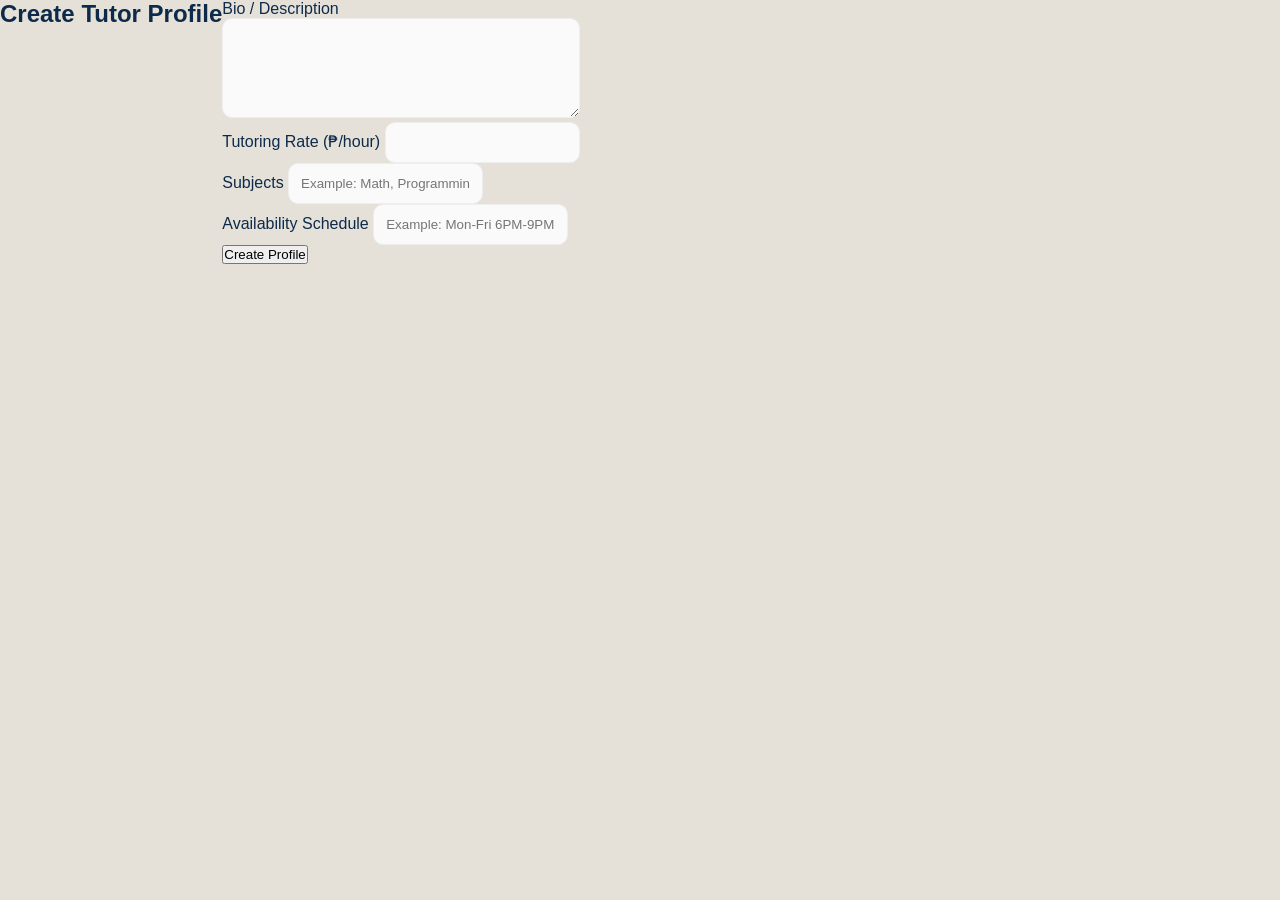
<file: Frontend/create_tutor_profile.html>
<!DOCTYPE html>
<html lang="en">
<head>
    <meta charset="UTF-8">
    <meta name="viewport" content="width=device-width, initial-scale=1.0">
    <title>Create Tutor Profile</title>

    
    <link rel="stylesheet" href="css/create_tutor_profile.css">
</head>
<body>

<div class="container">
    
    <div class="header">
        <h2>Create Tutor Profile</h2>
    </div>

    <div class="form-card">

        
        <div class="form-container">

            <form method="POST">

                
                <div class="form-group">
                    <label>Bio / Description</label>
                    <textarea name="bio" required></textarea>
                </div>

                
                <div class="form-group">
                    <label>Tutoring Rate (₱/hour)</label>
                    <input type="number" name="rate" required>
                </div>

               
                <div class="form-group">
                    <label>Subjects</label>
                    <input type="text" name="subjects" placeholder="Example: Math, Programming">
                </div>

                
                <div class="form-group">
                    <label>Availability Schedule</label>
                    <input type="text" name="availability" placeholder="Example: Mon-Fri 6PM-9PM">
                </div>

               
                <button type="submit" class="submit-btn">Create Profile</button>

            </form>

        </div>

    </div>

</div>

</body>
</html>
</file>
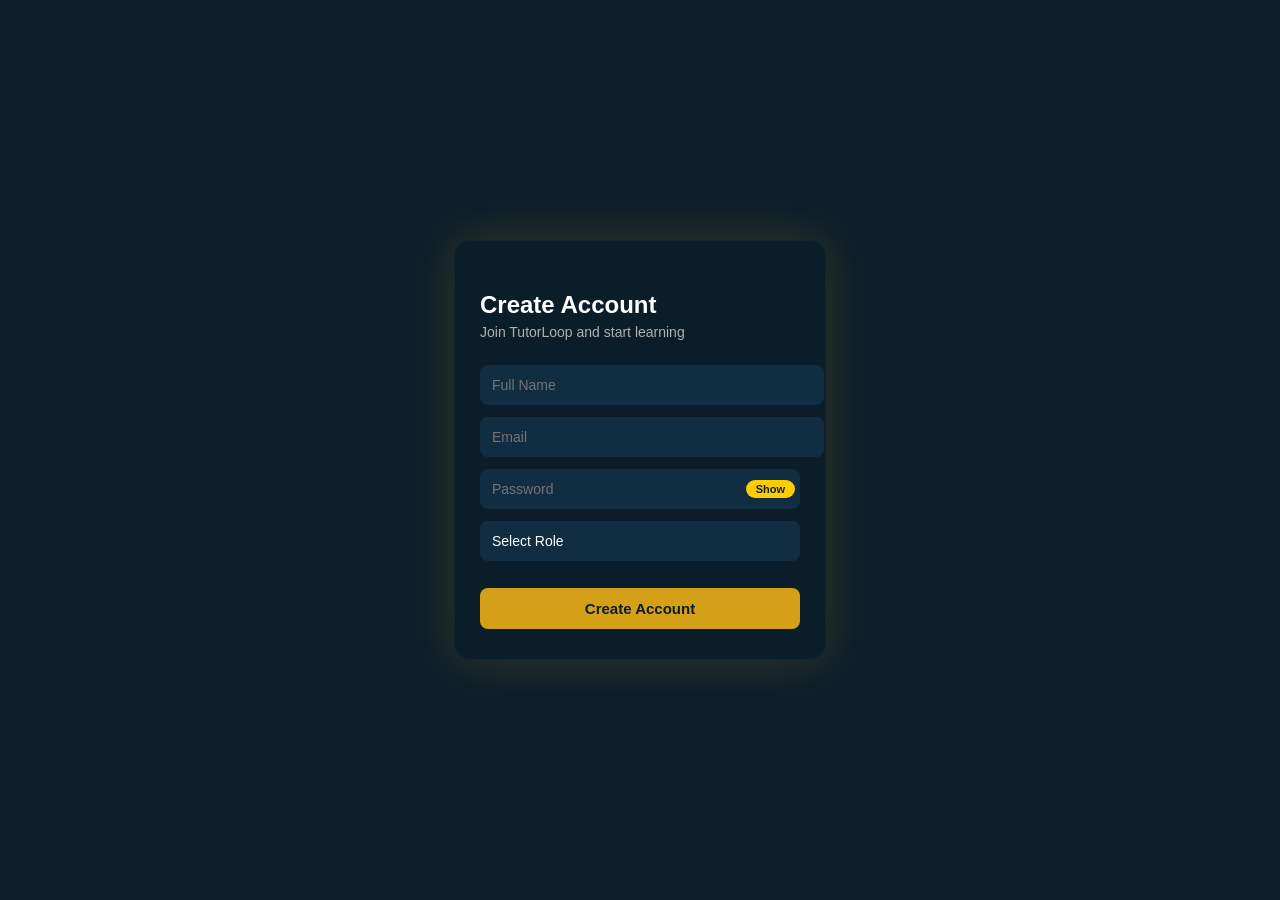
<file: Frontend/register.html>
<!DOCTYPE html>
<html lang="en">
<head>
    <meta charset="UTF-8">
    <meta name="viewport" content="width=device-width, initial-scale=1.0">
    <title>Register - TutorLoop</title>

    <link rel="stylesheet" href="css/register.css">
</head>

<body>

<div class="bg-glow"></div>

<main class="container">
    <div class="card">
        <h2>Create Account</h2>
        <p class="subtitle">Join TutorLoop and start learning</p>

        <form id="registerForm">

            <input type="text" id="name" placeholder="Full Name" required>
            <input type="email" id="email" placeholder="Email" required>

            <div class="password-box">
                <input type="password" id="password" placeholder="Password" required>
                <button type="button" id="togglePassword">Show</button>
            </div>

               <div class="dropdown">
                <button type="button" id="roleBtn">Select Role</button>
                <div class="dropdown-content">
                    <div data-role="Tutor">Tutor</div>
                    <div data-role="Tutee">Tutee</div>
                </div>
           
            </div>

            <button type="submit" id="submitBtn">
                <span>Create Account</span>
                <div class="loader"></div>
            </button>

        
        </form>
    </div>
</main>

<script src="js/register.js"></script>
</body>
</html>
</file>
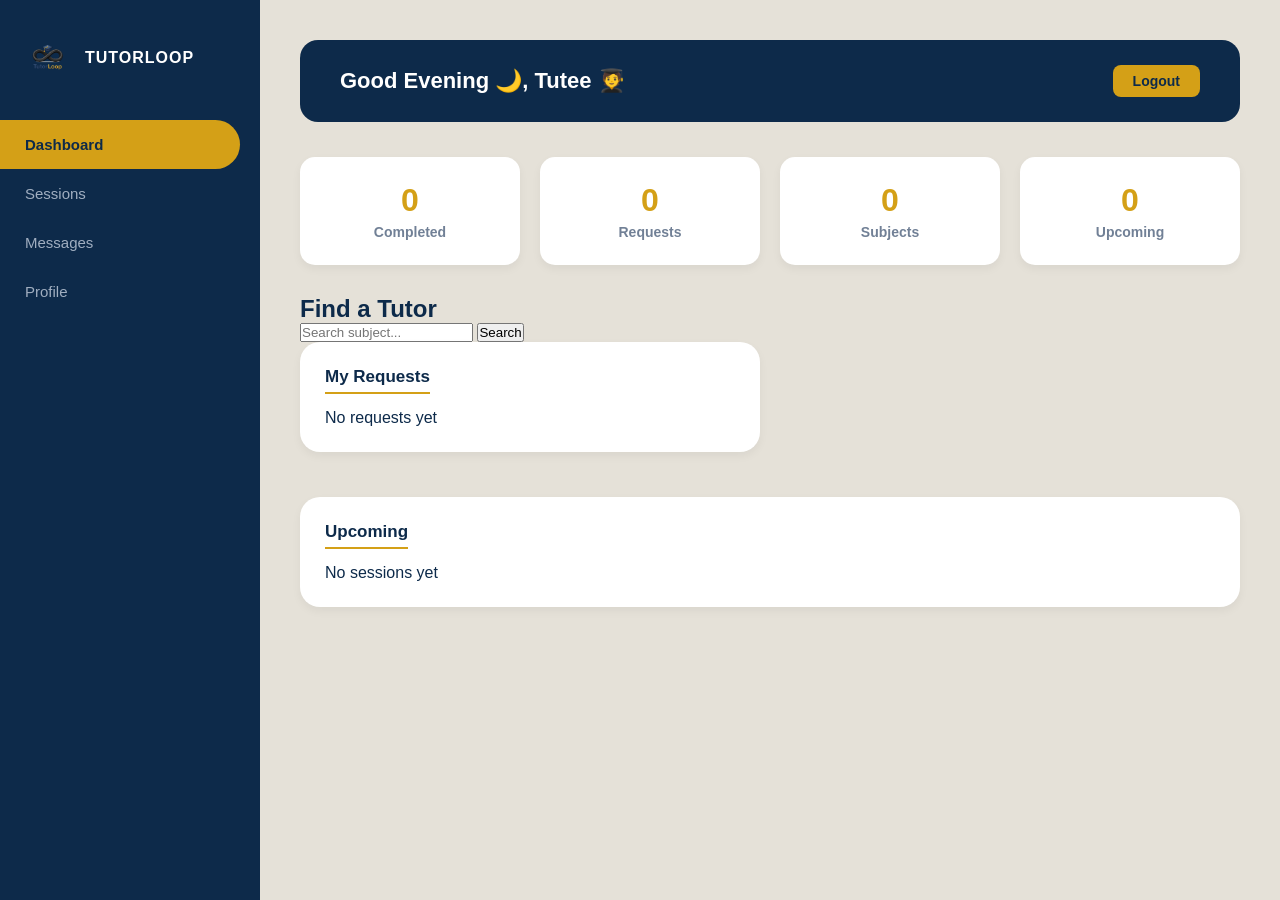
<file: Frontend/tutee_dashboard.html>
<!DOCTYPE html>
<html lang="en">
<head>
    <meta charset="UTF-8">
    <meta name="viewport" content="width=device-width, initial-scale=1.0">
    <title>Tutee Dashboard | TutorLoop</title>

    <link rel="stylesheet" href="css/tutee_dashboard.css">
</head>
<body>

<div class="container">

    <!-- SIDEBAR -->
    <aside class="sidebar" id="sidebar">
       <div class="logo">
    <img src="images/Tutorloop_logo.png" alt="logo">
    <span>TUTORLOOP</span>
</div>
        <nav>
            <a class="active">Dashboard</a>
            <a>Sessions</a>
            <a>Messages</a>
            <a>Profile</a>
        </nav>
    </aside>

    <!-- MAIN -->
    <main class="main">

        <!-- TOP BAR -->
        <header class="topbar">

            <!-- MENU BUTTON -->
            <button class="menu-btn" id="menuBtn">☰</button>

            <h1 id="greeting">
                Good Evening 🌙, Tutee 🧑‍🎓
            </h1>

            <button class="logout">Logout</button>
        </header>

        <!-- CARDS -->
        <section class="cards">
            <div class="card">
                <h2>0</h2>
                <p>Completed</p>
            </div>
            <div class="card">
                <h2>0</h2>
                <p>Requests</p>
            </div>
            <div class="card">
                <h2>0</h2>
                <p>Subjects</p>
            </div>
            <div class="card">
                <h2>0</h2>
                <p>Upcoming</p>
            </div>
        </section>

        <!-- FIND -->
        <section class="find">
            <h2>Find a Tutor</h2>
            <input type="text" placeholder="Search subject...">
            <button>Search</button>
        </section>

        <!-- BOTTOM -->
        <section class="bottom">
            <div class="box">
                <h3>My Requests</h3>
                <p>No requests yet</p>
            </div>

            <div class="box">
                <h3>Upcoming</h3>
                <p>No sessions yet</p>
            </div>
        </section>

    </main>

</div>

<script src="js/tutee_dashboard.js"></script>

</body>
</html>
</file>
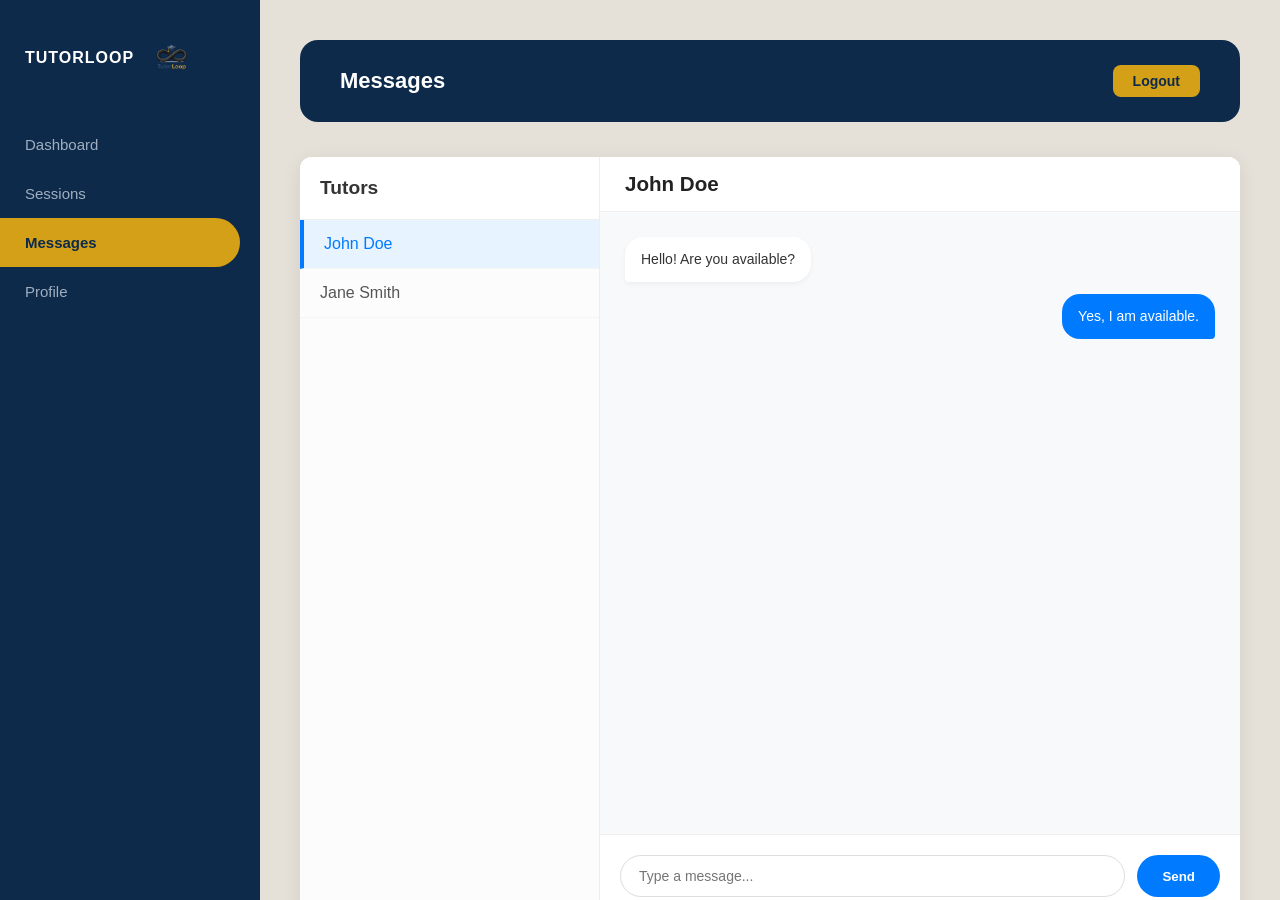
<file: Frontend/tutee_messages.html>
<!DOCTYPE html>
<html lang="en">
<head>
    <meta charset="UTF-8">
    <meta name="viewport" content="width=device-width, initial-scale=1.0">
    <title>Messages | TutorLoop</title>

    <link rel="stylesheet" href="css/tutee_dashboard.css">
    <link rel="stylesheet" href="css/tutee_messages.css">
</head>
<body>

<div class="container">

    <!-- SIDEBAR -->
    <aside class="sidebar" id="sidebar">
        <div class="logo">
            <span>TUTORLOOP</span>
            <img src="images/Tutorloop_logo.png" alt="logo">
        </div>

        <nav>
            <a href="tutee_dashboard.html">Dashboard</a>
            <a href="tutee_sessions.html">Sessions</a>
            <a class="active">Messages</a>
            <a>Profile</a>
        </nav>
    </aside>

    <!-- MAIN -->
    <main class="main">

        <!-- TOPBAR -->
        <header class="topbar">
            <button class="menu-btn" id="menuBtn">☰</button>
            <h1>Messages</h1>
            <button class="logout">Logout</button>
        </header>

        <!-- MESSAGE LAYOUT -->
        <section class="messages">

            <!-- CONTACT LIST -->
            <div class="contacts">
                 <h3 class="contacts-title">Tutors</h3>
                <div class="contact active">
                    <p>John Doe</p>
                </div>
                <div class="contact">
                    <p>Jane Smith</p>
                </div>
            </div>

            <!-- CHAT AREA -->
            <div class="chat">

                <div class="chat-header">
                    <h3>John Doe</h3>
                </div>

                <div class="chat-body">
                    <div class="message received">Hello! Are you available?</div>
                    <div class="message sent">Yes, I am available.</div>
                </div>

                <div class="chat-input">
                    <input type="text" placeholder="Type a message...">
                    <button>Send</button>
                </div>

            </div>

        </section>

    </main>

</div>

<script src="js/tutee_dashboard.js"></script>

</body>
</html>
</file>
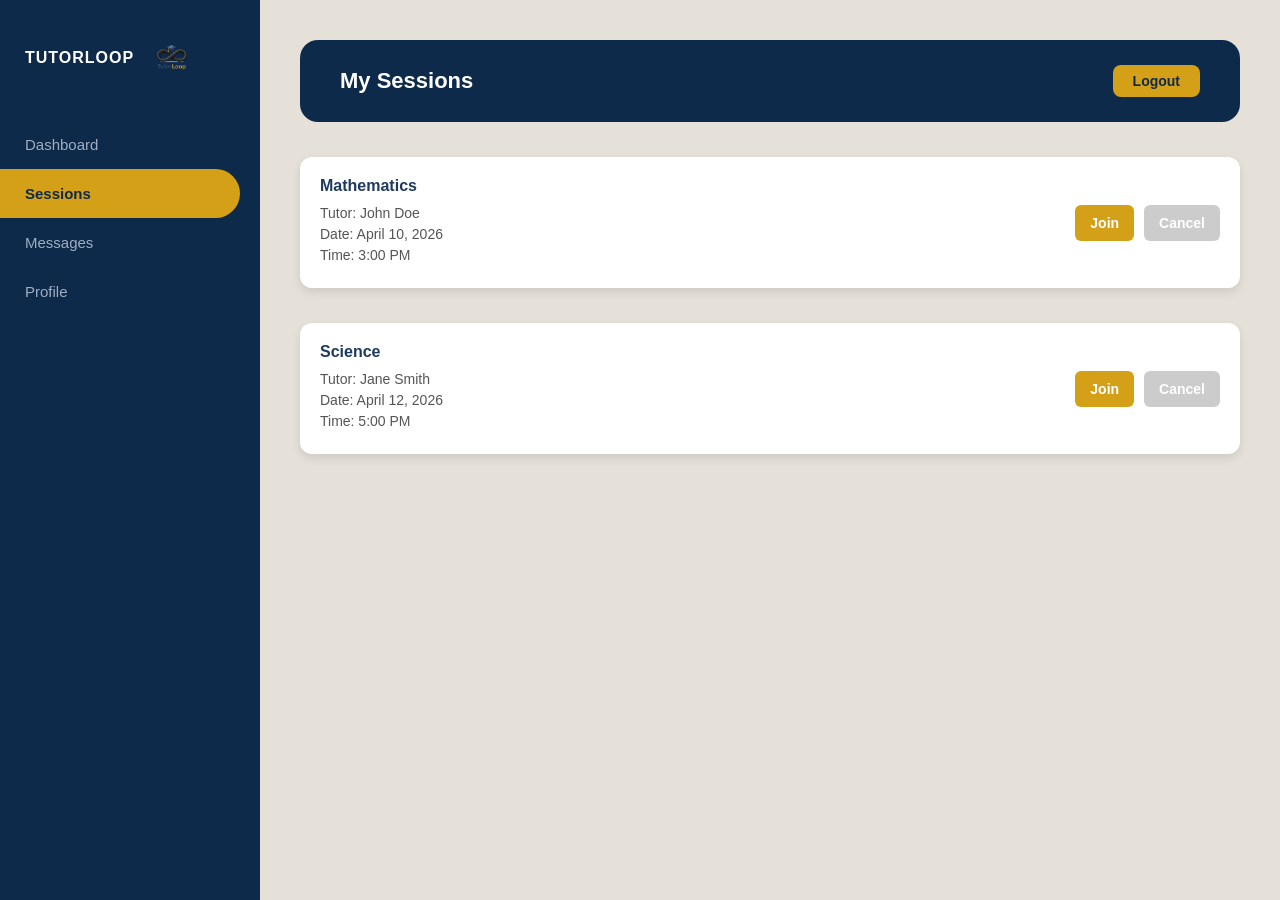
<file: Frontend/tutee_sessions.html>
<!DOCTYPE html>
<html lang="en">
<head>
    <meta charset="UTF-8">
    <meta name="viewport" content="width=device-width, initial-scale=1.0">
    <title>Sessions | TutorLoop</title>

    <link rel="stylesheet" href="css/tutee_dashboard.css">
    <link rel="stylesheet" href="css/tutee_sessions.css">
</head>
<body>

<div class="container">

    <!-- SIDEBAR -->
    <aside class="sidebar" id="sidebar">
        <div class="logo">
            <span>TUTORLOOP</span>
            <img src="images/Tutorloop_logo.png" alt="logo">
        </div>

        <nav>
            <a href="tutee_dashboard.html">Dashboard</a>
            <a class="active">Sessions</a>
            <a>Messages</a>
            <a>Profile</a>
        </nav>
    </aside>

    <!-- MAIN -->
    <main class="main">

        <!-- TOPBAR -->
        <header class="topbar">
            <button class="menu-btn" id="menuBtn">☰</button>
            <h1>My Sessions</h1>
            <button class="logout">Logout</button>
        </header>

        <!-- SESSIONS CONTENT -->
        <section class="sessions">

            <!-- SESSION CARD -->
            <div class="session-card">
                <div class="session-info">
                    <h3>Mathematics</h3>
                    <p>Tutor: John Doe</p>
                    <p>Date: April 10, 2026</p>
                    <p>Time: 3:00 PM</p>
                </div>

                <div class="session-actions">
                    <button class="join">Join</button>
                    <button class="cancel">Cancel</button>
                </div>
            </div>

            <div class="session-card">
                <div class="session-info">
                    <h3>Science</h3>
                    <p>Tutor: Jane Smith</p>
                    <p>Date: April 12, 2026</p>
                    <p>Time: 5:00 PM</p>
                </div>

                <div class="session-actions">
                    <button class="join">Join</button>
                    <button class="cancel">Cancel</button>
                </div>
            </div>

        </section>

    </main>

</div>

<script src="js/tutee_dashboard.js"></script>

</body>
</html>
</file>
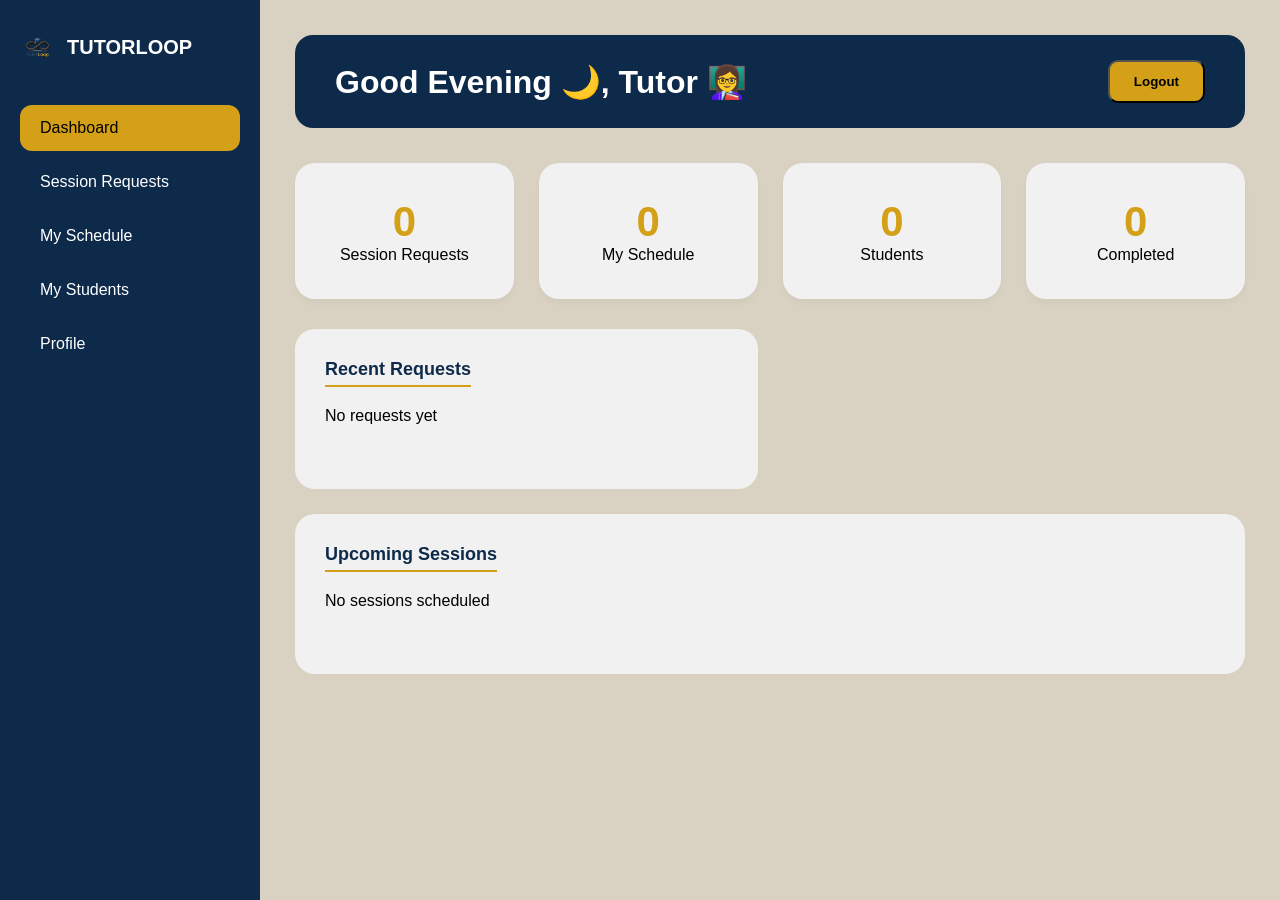
<file: Frontend/tutor_dashboard.html>
<!DOCTYPE html>
<html lang="en">
<head>
    <meta charset="UTF-8">
    <meta name="viewport" content="width=device-width, initial-scale=1.0">
    <title>Tutor Dashboard | TutorLoop</title>

    <link rel="stylesheet" href="css/tutor_dashboard.css">
</head>
<body>

<div class="container">

    <!-- SIDEBAR -->
     <aside class="sidebar" id="sidebar">
        <div class="logo">
            <img src="images/Tutorloop_logo.png" alt="logo">
            <span>TUTORLOOP</span>
        </div>

        <nav>
            <a class="active">Dashboard</a>
            <a>Session Requests</a>
            <a>My Schedule</a>
            <a>My Students</a>
            <a>Profile</a>
        </nav>
    </aside>

    <!-- MAIN -->
    <main class="main">

        <!-- TOP BAR -->
        <header class="topbar">

            <button class="menu-btn" id="menuBtn">☰</button>

            <h1 id="greeting">
                Good Evening 🌙, Tutor 👩‍🏫
            </h1>

            <button class="logout">Logout</button>
        </header>

        <!-- CARDS -->
        <section class="cards">
            <div class="card">
                <h2>0</h2>
                <p>Session Requests</p>
            </div>
            <div class="card">
                <h2>0</h2>
                <p>My Schedule</p>
            </div>
            <div class="card">
                <h2>0</h2>
                <p>Students</p>
            </div>
            <div class="card">
                <h2>0</h2>
                <p>Completed</p>
            </div>
        </section>

        <!-- BOTTOM -->
        <section class="bottom">
            <div class="box">
                <h3>Recent Requests</h3>
                <p>No requests yet</p>
            </div>

            <div class="box">
                <h3>Upcoming Sessions</h3>
                <p>No sessions scheduled</p>
            </div>
        </section>

    </main>

</div>

<script src="js/tutor_dashboard.js"></script>

</body>
</html>
</file>
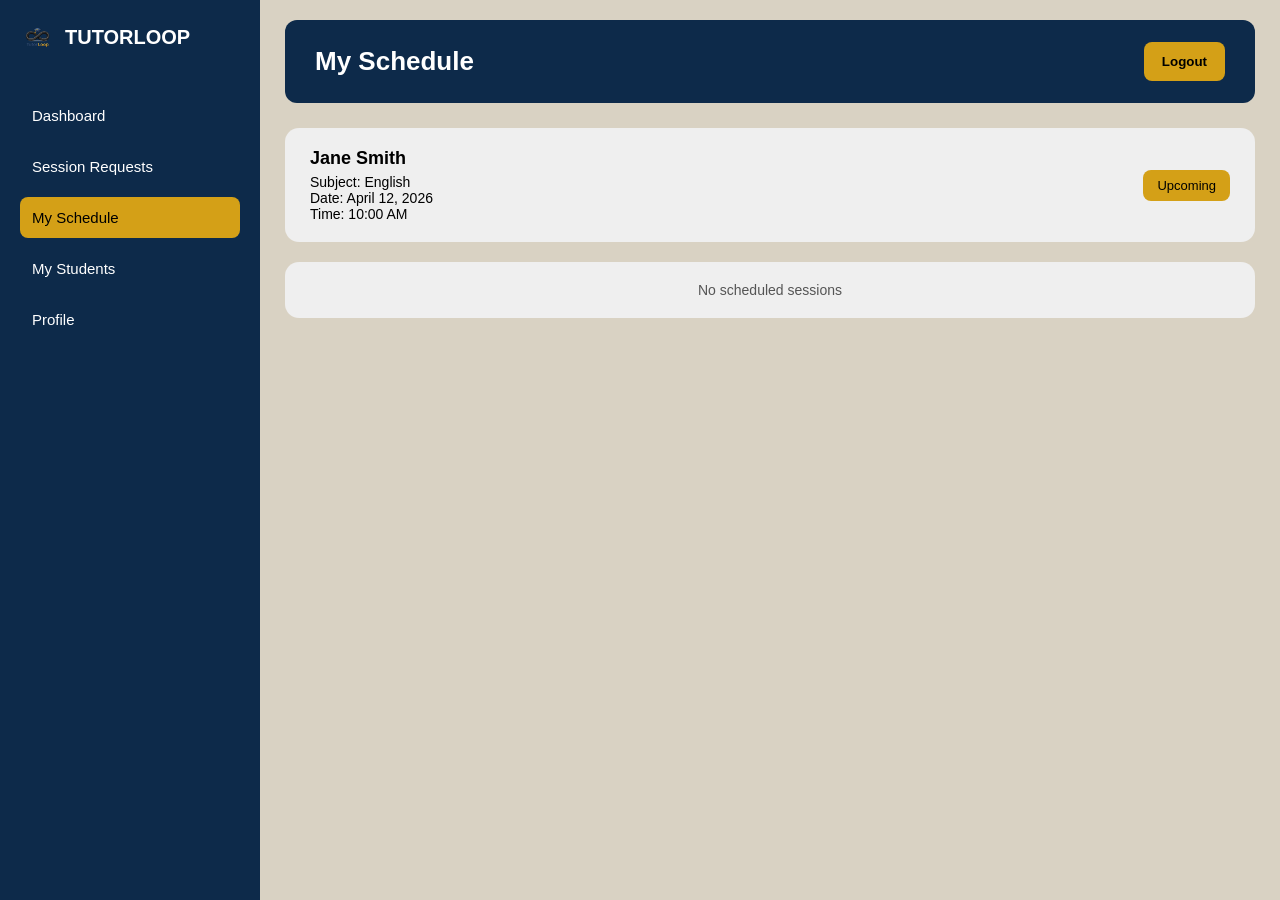
<file: Frontend/tutor_myschedule.html>
<!DOCTYPE html>
<html lang="en">
<head>
    <meta charset="UTF-8">
    <meta name="viewport" content="width=device-width, initial-scale=1.0">
    <title>My Schedule | TutorLoop</title>

    <link rel="stylesheet" href="css/tutor_dashboard.css">
    <link rel="stylesheet" href="css/tutor_myschedule.css">
</head>
<body>

<div class="container">

    <!-- SIDEBAR -->
    <aside class="sidebar" id="sidebar">
        <div class="logo">
            <img src="images/Tutorloop_logo.png" alt="logo">
            <span>TUTORLOOP</span>
        </div>

        <nav>
            <a href="tutor_dashboard.html">Dashboard</a>
            <a href="tutor_sessionrequests.html">Session Requests</a>
            <a class="active">My Schedule</a>
            <a>My Students</a>
            <a>Profile</a>
        </nav>
    </aside>

    <!-- MAIN -->
    <main class="main">

        <!-- TOPBAR -->
        <header class="topbar">
            <button class="menu-btn" id="menuBtn">☰</button>

            <h1>My Schedule</h1>

            <button class="logout">Logout</button>
        </header>

        <!-- SCHEDULE LIST -->
        <section class="schedule">

            <!-- SAMPLE SESSION -->
            <div class="schedule-card">
                <div class="info">
                    <h3>Jane Smith</h3>
                    <p>Subject: English</p>
                    <p>Date: April 12, 2026</p>
                    <p>Time: 10:00 AM</p>
                </div>

                <div class="status upcoming">
                    Upcoming
                </div>
            </div>

            <!-- EMPTY STATE -->
            <div class="schedule-card empty">
                <p>No scheduled sessions</p>
            </div>

        </section>

    </main>

</div>

<script src="js/tutor_dashboard.js"></script>

</body>
</html>
</file>
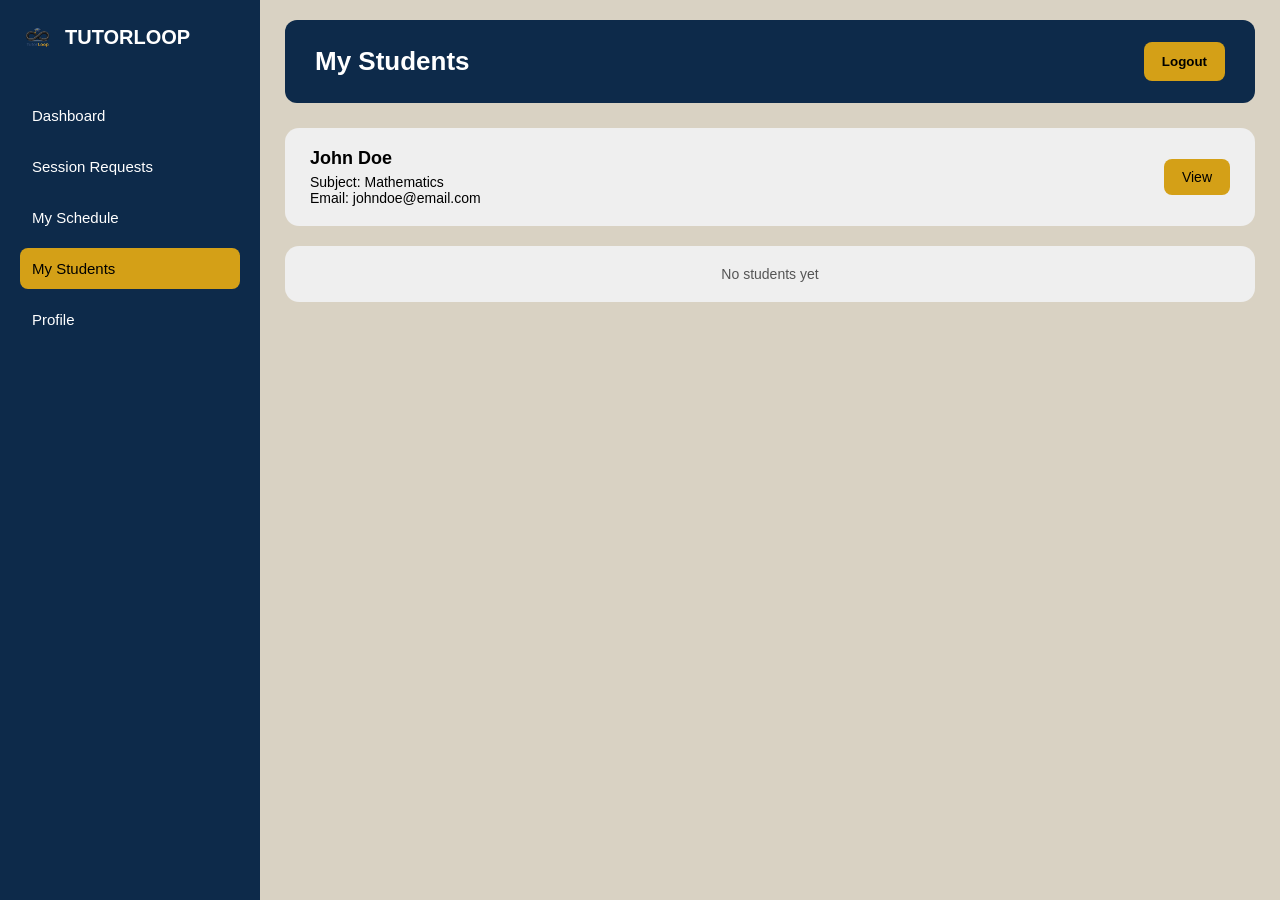
<file: Frontend/tutor_mystudents.html>
<!DOCTYPE html>
<html lang="en">
<head>
    <meta charset="UTF-8">
    <meta name="viewport" content="width=device-width, initial-scale=1.0">
    <title>My Students | TutorLoop</title>

    <link rel="stylesheet" href="css/tutor_dashboard.css">
    <link rel="stylesheet" href="css/tutor_mystudents.css">
</head>
<body>

<div class="container">

    <!-- SIDEBAR -->
    <aside class="sidebar" id="sidebar">
        <div class="logo">
            <img src="images/Tutorloop_logo.png" alt="logo">
            <span>TUTORLOOP</span>
        </div>

        <nav>
            <a href="tutor_dashboard.html">Dashboard</a>
            <a href="tutor_sessionrequests.html">Session Requests</a>
            <a href="tutor_myschedule.html">My Schedule</a>
            <a class="active">My Students</a>
            <a>Profile</a>
        </nav>
    </aside>

    <!-- MAIN -->
    <main class="main">

        <!-- TOPBAR -->
        <header class="topbar">
            <button class="menu-btn" id="menuBtn">☰</button>

            <h1>My Students</h1>

            <button class="logout">Logout</button>
        </header>

        <!-- STUDENTS LIST -->
        <section class="students">

            <!-- SAMPLE STUDENT -->
            <div class="student-card">
                <div class="student-info">
                    <h3>John Doe</h3>
                    <p>Subject: Mathematics</p>
                    <p>Email: johndoe@email.com</p>
                </div>

                <div class="student-actions">
                    <button class="view">View</button>
                </div>
            </div>

            <!-- EMPTY STATE -->
            <div class="student-card empty">
                <p>No students yet</p>
            </div>

        </section>

    </main>

</div>

<script src="js/tutor_dashboard.js"></script>

</body>
</html>
</file>
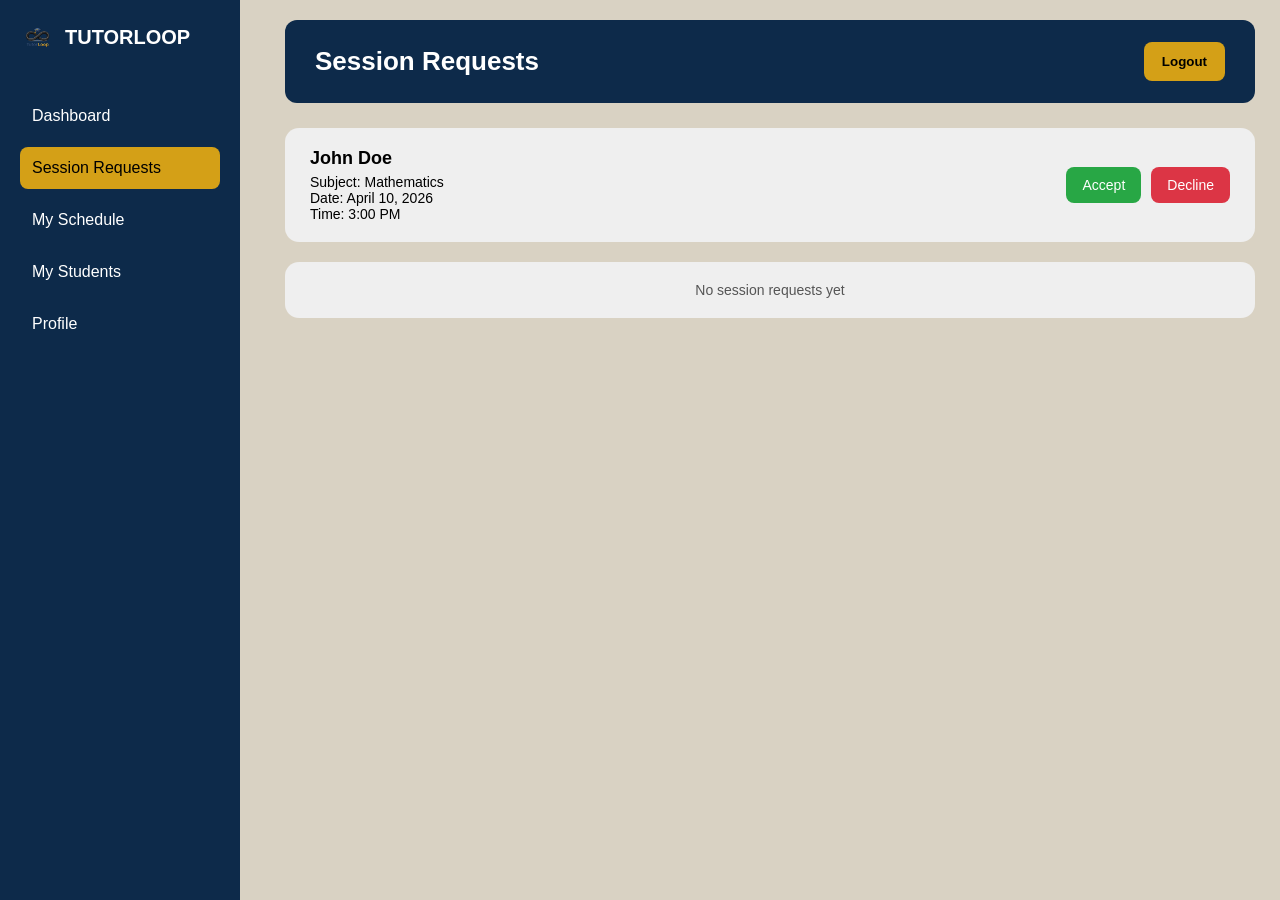
<file: Frontend/tutor_sessionrequests.html>
<!DOCTYPE html>
<html lang="en">
<head>
    <meta charset="UTF-8">
    <meta name="viewport" content="width=device-width, initial-scale=1.0">
    <title>Session Requests | TutorLoop</title>

    <link rel="stylesheet" href="css/tutor_dashboard.css">
    <link rel="stylesheet" href="css/tutor_sessionrequests.css">
</head>
<body>

<div class="container">

    <!-- SIDEBAR -->
    <aside class="sidebar" id="sidebar">
        <div class="logo">
            <img src="images/Tutorloop_logo.png" alt="logo">
            <span>TUTORLOOP</span>
        </div>

        <nav>
            <a href="tutor_dashboard.html">Dashboard</a>
            <a class="active">Session Requests</a>
            <a>My Schedule</a>
            <a>My Students</a>
            <a>Profile</a>
        </nav>
    </aside>

    <!-- MAIN -->
    <main class="main">

        <!-- TOPBAR -->
        <header class="topbar">
            <button class="menu-btn" id="menuBtn">☰</button>

            <h1 id="greeting">Session Requests</h1>

            <button class="logout">Logout</button>
        </header>

        <!-- REQUEST LIST -->
        <section class="requests">

            <!-- SAMPLE CARD -->
            <div class="request-card">
                <div class="info">
                    <h3>John Doe</h3>
                    <p>Subject: Mathematics</p>
                    <p>Date: April 10, 2026</p>
                    <p>Time: 3:00 PM</p>
                </div>

                <div class="actions">
                    <button class="accept">Accept</button>
                    <button class="decline">Decline</button>
                </div>
            </div>

            <div class="request-card empty">
                <p>No session requests yet</p>
            </div>

        </section>

    </main>

</div>

<script src="js/tutor_dashboard.js"></script>

</body>
</html>
</file>
<file: Frontend/css/create_tutor_profile.css>
:root {
    --navy: #0d2a4a;
    --gold: #d4a017;
    --bg: #e5e1d8;
    --white: #ffffff;
}

* { box-sizing: border-box; margin: 0; padding: 0; }
body { font-family: 'Inter', sans-serif; background: var(--bg); color: var(--navy); }

.container { display: flex; min-height: 100vh; }
.sidebar {
    width: 260px;
    background: var(--navy);
    color: white;
    padding: 35px 0;
    height: 100vh;
    position: fixed;
    top: 0;
    left: 0;
    overflow-y: auto;
}
.sidebar-header { padding: 0 25px; margin-bottom: 40px; display: flex; align-items: center; gap: 15px; }
.sidebar-logo { width: 45px; }
.sidebar nav a { padding: 16px 25px; color: #a0aec0; text-decoration: none; display: block; }
.sidebar nav a.active { background: var(--gold); color: var(--navy); font-weight: 700; border-radius: 0 25px 25px 0; margin-right: 20px; }

.main {
    flex: 1;
    padding: 40px;
    margin-left: 260px;
    overflow-y: auto;
    height: 100vh;
}
.top-banner { background: var(--navy); color: white; padding: 25px; border-radius: 15px; display: flex; justify-content: space-between; align-items: center; margin-bottom: 30px; gap: 12px; }
.logout-btn { background: var(--white); color: var(--navy); padding: 8px 20px; border-radius: 8px; text-decoration: none; font-weight: 600; font-size: 14px; }

.profile-grid { display: grid; grid-template-columns: 320px 1fr; gap: 30px; align-items: start; }

/* IDENTITY CARD LAYOUT */
.identity-card { background: var(--white); border-radius: 20px; overflow: hidden; text-align: center; box-shadow: 0 6px 15px rgba(0,0,0,0.08); }
.card-header { background: var(--navy); height: 100px; position: relative; }

/* Raised wrapper to prevent overlap */
.avatar-wrapper { 
    position: absolute; 
    top: 25px; 
    left: 50%; 
    transform: translateX(-50%); 
    width: 130px; 
    height: 130px; 
    background: white; 
    border-radius: 50%; 
    border: 5px solid white; 
}

/* Perfect Circle and Clipping */
.avatar-circle { 
    width: 120px; height: 120px; border-radius: 50%; 
    overflow: hidden; position: relative; background: #eee; 
    display: flex; justify-content: center; align-items: center; 
}

.profile-img { 
    width: 100%; height: 100%; 
    object-fit: cover; 
    display: block; 
}

.initials { font-size: 40px; font-weight: 700; color: var(--navy); }

/* Change Overlay Logic */
.camera-overlay { 
    position: absolute; bottom: 0; width: 100%; background: rgba(0,0,0,0.6); 
    color: white; font-size: 11px; padding: 8px 0; cursor: pointer; opacity: 0; transition: 0.3s; 
}
.avatar-circle:hover .camera-overlay { opacity: 1; }

.identity-info { padding: 65px 20px 30px; }
.identity-info h2 { font-size: 20px; margin-bottom: 5px; }
.role-text { color: #718096; font-size: 14px; margin-bottom: 20px; }
.save-btn { background: var(--gold); border: none; width: 100%; padding: 14px; border-radius: 12px; font-weight: 700; color: var(--navy); cursor: pointer; }

/* FORM CARDS */
.section-card { background: var(--white); padding: 25px; border-radius: 20px; box-shadow: 0 4px 10px rgba(0,0,0,0.05); margin-bottom: 25px; }
.section-title { border-left: 5px solid var(--gold); padding-left: 15px; margin-bottom: 20px; font-weight: 700; }
.form-row { display: flex; align-items: center; gap: 15px; margin-bottom: 15px; }
.form-row label { flex: 0 0 130px; font-weight: 600; font-size: 14px; }
input, select, textarea { flex: 1; padding: 12px; border: 1.5px solid #eee; border-radius: 10px; outline: none; background: #fafafa; }
textarea { min-height: 100px; width: 100%; resize: vertical; }

.slot-label { font-weight: 600; font-size: 14px; margin: 10px 0; display: block; }
.availability-row { background: #fdfdfd; border: 1px solid #eee; padding: 12px; border-radius: 12px; margin-bottom: 10px; }
.schedule-inputs { display: flex; gap: 10px; align-items: center; }
.time-range { display: flex; align-items: center; gap: 8px; flex: 1; }
.remove-btn { background: none; border: none; color: #ff4d4d; font-size: 20px; cursor: pointer; }
.add-sub-btn { background: white; border: 2px dashed #cbd5e0; width: 100%; padding: 12px; border-radius: 10px; cursor: pointer; font-weight: 600; color: #4a5568; }

/* Input for adding a new subject name */
#custom_subject_input {
    width: 100%;
    padding: 12px;
    border: 1.5px solid #eee;
    border-radius: 10px;
    background: #fafafa;
    font-size: 14px;
    outline: none;
    margin-top: 10px;
    opacity: 0;
    max-height: 0;
    overflow: hidden;
    transition: opacity 0.25s ease, max-height 0.25s ease;
}

#custom_subject_input.visible {
    opacity: 1;
    max-height: 80px;
}

/* Container for displaying the currently saved tutoring service */
.saved-info-container { 
    background: #f8f9fa; 
    border: 1px solid #e0e0e0; 
    border-radius: 12px; 
    padding: 15px; 
    margin-bottom: 20px; 
}

/* ===== NEW SUBJECT & SCHEDULE STYLES ===== */

.add-subject-container {
    background: #fafafa;
    padding: 16px;
    border-radius: 12px;
    border: 1px solid #eee;
    margin-bottom: 20px;
}

.add-subject-container .form-row {
    margin-bottom: 12px;
}

#add_subject_btn {
    background: var(--gold);
    border: none;
    padding: 12px 20px;
    border-radius: 10px;
    font-weight: 600;
    color: var(--navy);
    cursor: pointer;
    width: 100%;
    transition: 0.2s;
}

#add_subject_btn:hover {
    background: #c09014;
}

/* Subject Card Styles */
.subject-card {
    border: 1.5px solid #e0e0e0;
    border-radius: 14px;
    padding: 16px;
    margin-bottom: 16px;
    background: #fefefe;
}

.subject-card-header {
    display: flex;
    justify-content: space-between;
    align-items: flex-start;
    margin-bottom: 16px;
}

.subject-card-header h4 {
    font-size: 16px;
    font-weight: 700;
    color: var(--navy);
    margin: 0;
}

.subject-card-header > div {
    display: flex;
    align-items: center;
    gap: 12px;
}

.rate-display {
    font-size: 13px;
    color: #718096;
    font-weight: 500;
}

.remove-subject-btn {
    background: #ff4d4d;
    color: white;
    border: none;
    padding: 6px 12px;
    border-radius: 6px;
    font-size: 13px;
    font-weight: 600;
    cursor: pointer;
    transition: 0.2s;
}

.remove-subject-btn:hover {
    background: #e63946;
}

/* Schedule Container & Rows */
.schedule-container {
    margin-bottom: 12px;
}

.schedule-row {
    display: flex;
    gap: 12px;
    align-items: center;
    margin-bottom: 12px;
    padding: 12px;
    background: #f9f9f9;
    border: 1px solid #eee;
    border-radius: 10px;
}

.schedule-row .day-select,
.schedule-row input[type="time"] {
    padding: 10px;
    border: 1.5px solid #eee;
    border-radius: 8px;
    font-size: 14px;
    outline: none;
}

.schedule-row .day-select {
    flex: 0 0 130px;
    background: white;
}

.schedule-row input[type="time"] {
    flex: 0 0 120px;
    background: white;
}

.schedule-row .remove-schedule-btn {
    background: #ff4d4d;
    color: white;
    border: none;
    padding: 8px 10px;
    border-radius: 6px;
    font-size: 12px;
    font-weight: 600;
    cursor: pointer;
    flex-shrink: 0;
    transition: 0.2s;
}

.schedule-row .remove-schedule-btn:hover {
    background: #e63946;
}

/* Add Schedule Button */
.add-schedule-btn {
    background: white;
    border: 2px solid var(--gold);
    padding: 10px 16px;
    border-radius: 10px;
    font-weight: 600;
    color: var(--gold);
    cursor: pointer;
    width: 100%;
    transition: 0.2s;
}

.add-schedule-btn:hover {
    background: var(--gold);
    color: white;
}

.saved-item { 
    display: flex; 
    justify-content: space-between; 
    align-items: center; 
}

/* Edit and Remove action links */
.btn-edit { 
    color: var(--gold); 
    cursor: pointer; 
    font-weight: bold; 
    margin-right: 15px; 
    font-size: 14px;
}

.btn-remove { 
    color: #e74c3c; 
    text-decoration: none; 
    font-weight: bold; 
    font-size: 14px;
}

.btn-edit:hover, .btn-remove:hover {
    text-decoration: underline;
}

/* ════════════════════════════════════════
   MOBILE RESPONSIVENESS
   ════════════════════════════════════════ */

/* Tablet and smaller */
@media (max-width: 1024px) {
    .sidebar {
        width: 220px;
    }

    .profile-grid {
        grid-template-columns: 280px 1fr;
        gap: 20px;
    }

    .main {
        padding: 30px;
    }
}

/* Mobile - collapses sidebar and stacks layout */
/* --- MOBILE HAMBURGER --- */
.sidebar-overlay { display: none; position: fixed; inset: 0; background: rgba(0,0,0,0.5); z-index: 1040; }
.sidebar-overlay.active { display: block; }
.menu-btn { display: none; flex-direction: column; justify-content: space-between; width: 26px; height: 20px; background: transparent; border: none; cursor: pointer; padding: 0; flex-shrink: 0; z-index: 1100; }
.menu-btn span { display: block; width: 100%; height: 2.5px; background: white; border-radius: 3px; transition: transform 0.3s ease, opacity 0.3s ease; pointer-events: none; }
body.sidebar-open .menu-btn span:nth-child(1) { transform: translateY(8.75px) rotate(45deg); }
body.sidebar-open .menu-btn span:nth-child(2) { opacity: 0; }
body.sidebar-open .menu-btn span:nth-child(3) { transform: translateY(-8.75px) rotate(-45deg); }

@media (min-width: 1025px) {
    .sidebar { left: 0; position: fixed; }
    .main { margin-left: 260px; }
    .menu-btn { display: none !important; }
}

@media (max-width: 768px) {
    .menu-btn { display: flex; }
    .sidebar { position: fixed; top: 0; left: -260px; width: 260px; height: 100vh; z-index: 1050; transition: left 0.3s ease; padding: 20px 0; }
    .sidebar.active { left: 0; }
    .main { padding: 20px; margin-left: 0; height: auto; overflow-y: unset; }
    .top-banner { padding: 20px; flex-direction: row; gap: 12px; }
    .top-banner h1 { font-size: 18px; }
    .profile-grid { grid-template-columns: 1fr; gap: 25px; }
    .identity-card { max-width: 100%; }
    .section-card { padding: 20px; }
    .form-row { flex-direction: column; align-items: stretch; gap: 8px; }
    .form-row label { flex: 0 0 auto; }
    .schedule-row { flex-direction: column; align-items: stretch; gap: 10px; }
    .schedule-row .day-select, .schedule-row input[type="time"] { flex: 1; width: 100%; }
}

@media (max-width: 480px) {
    .main { padding: 15px; }
    .top-banner { padding: 12px 14px; border-radius: 12px; }
    .top-banner h1 { font-size: 16px; }
    .logout-btn { padding: 6px 12px; font-size: 11px; }
    .identity-card { border-radius: 15px; }
    .card-header { height: 80px; }
    .avatar-wrapper { width: 100px; height: 100px; top: 20px; }
    .avatar-circle { width: 90px; height: 90px; }
    .initials { font-size: 32px; }
    .identity-info { padding: 55px 15px 25px; }
    .identity-info h2 { font-size: 18px; }
    .section-card { padding: 16px; border-radius: 14px; }
    input, select, textarea { padding: 10px; font-size: 14px; }
    .save-btn { padding: 12px; font-size: 14px; }
}
</file>
<file: Frontend/css/register.css>
body {
    margin: 0;
    font-family: Arial, sans-serif;
    /* Updated to match your screenshot background */
    background: #0d1e2b;
    color: #f5f5f5;
    transition: background 0.8s ease;
}

/* Background radial glow effect */
body.light-on {
    background: radial-gradient(circle at center, #1b3a50 0%, #0d1e2b 70%);
}

.container {
    display: flex;
    justify-content: center;
    align-items: center;
    height: 100vh;
    position: relative;
    z-index: 2;
}

.overlay {
    position: fixed;
    width: 100%;
    height: 100%;
    background: rgba(0,0,0,0.1); /* light overlay for glass effect */
    z-index: 1;
}

.card {
    /* Slightly darker glassmorphism box with your specific box-shadow */
    background: rgba(13, 30, 43, 0.95);
    padding: 30px 25px;
    border-radius: 16px;
    width: 320px;
    max-width: 90%;
    border: 1px solid rgba(255,255,255,0.03);
    box-shadow: 0 0 50px rgba(212, 160, 23, 0.2);
    z-index: 10;
}

h2 {
    margin-bottom: 5px;
    font-size: 24px;
    color: #fff;
}

.subtitle {
    font-size: 14px;
    margin-bottom: 25px;
    margin-top: 0;
    color: #b0b0b0;
    text-align: left;
}

input, select {
    width: 100%;
    padding: 12px;
    margin-bottom: 12px;
    border: none;
    border-radius: 8px;
    /* Slightly darker input fields */
    background: #112d41;
    color: white;
    font-size: 14px;
    transition: 0.3s ease;
}

input:focus, select:focus {
    outline: none;
    box-shadow: 0 0 5px rgba(212, 160, 23, 0.5);
}

.password-box {
    display: flex;
    align-items: center;
    position: relative;
    margin-bottom: 12px;
}

.password-box input {
    margin-bottom: 0; /* Align with button */
    padding-right: 55px; /* space for the show button */
}

/* Custom Yellow Pill Button for "Show" */
.password-box button {
    position: absolute;
    right: 5px;
    top: 50%;
    transform: translateY(-50%);
    background: #ffcc00; /* Signature yellow */
    border: none;
    padding: 3px 10px;
    border-radius: 12px; /* pill shape */
    cursor: pointer;
    font-size: 11px;
    font-weight: bold;
    color: #0b1d2a; /* dark text */
    transition: background 0.2s;
}

.password-box button:hover {
    background: #e6b800;
}

.dropdown {
    position: relative;
    margin-bottom: 12px;
    z-index: 10; 
}

/* custom dropdown-button to match select-role styling */
.dropdown button {
    width: 100%;
    padding: 12px;
    background: #112d41;
    color: white;
    border: none;
    border-radius: 8px;
    cursor: pointer;
    text-align: left;
    font-size: 14px;
}

.dropdown-content {
    display: none;
    position: absolute;
    width: 100%;
    background: #112d41;
    border-radius: 8px;
    overflow: hidden;
    z-index: 999;
    margin-top: 5px;
    box-shadow: 0 5px 15px rgba(0,0,0,0.3);
}

.dropdown-content div {
    padding: 10px 12px;
    cursor: pointer;
    color: #fff;
    font-size: 14px;
}

.dropdown-content div:hover {
    background: #ffcc00;
    color: black;
}

.dropdown.active .dropdown-content {
    display: block;
}

/* Centered Create Account Button */
#submitBtn {
    width: 100%;
    margin-top: 15px;
    padding: 12px;
    background: #d4a017;
    color: #0b1d2a;
    border: none;
    border-radius: 8px;
    cursor: pointer;
    font-weight: bold;
    font-size: 15px;
    position: relative;
    transition: background 0.2s;
}

#submitBtn:hover {
    background: #b88a14;
}

.loader {
    display: none;
    width: 20px;
    height: 20px;
    border: 3px solid white;
    border-top: 3px solid transparent;
    border-radius: 50%;
    animation: spin 1s linear infinite;
    position: absolute;
    top: 50%;
    left: 50%;
    transform: translate(-50%, -50%);
}

#submitBtn.loading span {
    visibility: hidden;
}

#submitBtn.loading .loader {
    display: block;
}

.login-link {
    margin-top: 20px;
    font-size: 13px;
    text-align: center;
    color: #fff;
}

.login-link a {
    color: #ffcc00;
    text-decoration: none;
    font-weight: bold;
}

.login-link a:hover {
    text-decoration: underline;
}

.warning-message {
    color: #ff4d4d;
    text-align: center;
    margin-top: 15px;
    font-weight: bold;
    font-size: 13px;
}

@keyframes spin {
    to { transform: rotate(360deg) translate(-50%, -50%); }
}

/* ════════════════════════════════════════
   MOBILE RESPONSIVENESS
   ════════════════════════════════════════ */

/* Tablet and smaller */
@media (max-width: 768px) {
    .container {
        padding: 20px;
        align-items: flex-start;
        height: auto;
        min-height: 100vh;
    }

    .card {
        width: 100%;
        max-width: 400px;
        padding: 25px 20px;
    }

    h2 {
        font-size: 22px;
    }

    .subtitle {
        font-size: 13px;
    }

    input, select {
        font-size: 14px;
        padding: 11px;
    }

    .dropdown button {
        padding: 11px;
        font-size: 14px;
    }

    #submitBtn {
        padding: 13px;
        font-size: 15px;
    }
}

/* Mobile phones */
@media (max-width: 480px) {
    body {
        padding: 0;
    }

    .container {
        padding: 15px;
        justify-content: flex-start;
        padding-top: 40px;
    }

    .card {
        padding: 20px 18px;
        border-radius: 12px;
        box-shadow: 0 4px 20px rgba(212, 160, 23, 0.15);
    }

    h2 {
        font-size: 20px;
        margin-bottom: 8px;
    }

    .subtitle {
        font-size: 12px;
        margin-bottom: 20px;
    }

    input, select {
        padding: 12px;
        font-size: 16px; /* Prevents iOS zoom on input focus */
        margin-bottom: 10px;
    }

    .password-box input {
        padding-right: 50px;
    }

    .password-box button {
        padding: 4px 12px;
        font-size: 12px;
    }

    .dropdown button {
        padding: 12px;
        font-size: 16px; /* Prevents iOS zoom */
    }

    .dropdown-content div {
        padding: 12px;
        font-size: 16px;
    }

    #submitBtn {
        padding: 14px;
        font-size: 16px;
        margin-top: 20px;
    }

    .login-link {
        font-size: 14px;
        margin-top: 18px;
    }

    .warning-message {
        font-size: 13px;
        margin-top: 12px;
    }
}
</file>
<file: Frontend/css/tutee_dashboard.css>
﻿:root {
    --navy: #0d2a4a;
    --gold: #d4a017;
    --bg: #e5e1d8;
    --white: #ffffff;
}

* { box-sizing: border-box; margin: 0; padding: 0; }
body { font-family: 'Inter', sans-serif; background: var(--bg); color: var(--navy); }

.container { display: flex; min-height: 100vh; }

/* ─── Sidebar ─── */
.sidebar {
    width: 260px;
    background: var(--navy);
    color: white;
    padding: 35px 0;
    flex-shrink: 0;
    position: fixed;
    top: 0;
    left: 0;
    height: 100vh;
    z-index: 1050;
    transition: left 0.3s ease;
    overflow-y: auto;
}

.logo {
    padding: 0 25px;
    margin-bottom: 40px;
    display: flex;
    align-items: center;
    gap: 15px;
}
.logo img { width: 45px; }
.logo span {
    color: white;
    font-weight: 700;
    font-size: 16px;
    letter-spacing: 1px;
}

.sidebar nav a {
    padding: 16px 25px;
    color: #a0aec0;
    text-decoration: none;
    display: block;
    transition: 0.2s;
    font-size: 15px;
}
.sidebar nav a:hover { color: white; }
.sidebar nav a.active {
    background: var(--gold);
    color: var(--navy);
    font-weight: 700;
    border-radius: 0 25px 25px 0;
    margin-right: 20px;
}

/* ─── Overlay ─── */
.sidebar-overlay {
    display: none;
    position: fixed;
    inset: 0;
    background: rgba(0, 0, 0, 0.5);
    z-index: 1040;
}
.sidebar-overlay.active { display: block; }

/* ─── Main Content ─── */
.main {
    flex: 1;
    padding: 40px;
    margin-left: 260px;
    overflow-y: auto;
    height: 100vh;
}

/* ─── Topbar ─── */
.topbar {
    background: var(--navy);
    color: white;
    padding: 25px 40px;
    border-radius: 18px;
    display: flex;
    justify-content: space-between;
    align-items: center;
    margin-bottom: 35px;
    gap: 12px;
}

.topbar h1 {
    font-size: 22px;
    font-weight: 700;
    flex: 1;
}

.greeting-short { display: none; }

/* ─── Hamburger Menu Button ─── */
.menu-btn {
    display: none;
    flex-direction: column;
    justify-content: space-between;
    width: 26px;
    height: 20px;
    background: transparent;
    border: none;
    cursor: pointer;
    padding: 0;
    flex-shrink: 0;
    z-index: 1100;
}
.menu-btn span {
    display: block;
    width: 100%;
    height: 2.5px;
    background: white;
    border-radius: 3px;
    transition: transform 0.3s ease, opacity 0.3s ease;
    pointer-events: none;
}
body.sidebar-open .menu-btn span:nth-child(1) { transform: translateY(8.75px) rotate(45deg); }
body.sidebar-open .menu-btn span:nth-child(2) { opacity: 0; }
body.sidebar-open .menu-btn span:nth-child(3) { transform: translateY(-8.75px) rotate(-45deg); }

.logout {
    background: var(--gold);
    color: var(--navy);
    padding: 8px 20px;
    border-radius: 8px;
    text-decoration: none;
    font-size: 14px;
    font-weight: bold;
    border: none;
    cursor: pointer;
    white-space: nowrap;
    flex-shrink: 0;
}

/* ─── Stats Cards ─── */
.cards {
    display: grid;
    grid-template-columns: repeat(4, 1fr);
    gap: 20px;
    margin-bottom: 30px;
}
.card {
    background: var(--white);
    padding: 25px;
    border-radius: 15px;
    text-align: center;
    box-shadow: 0 4px 10px rgba(0,0,0,0.05);
}
.card h2 { font-size: 32px; color: var(--gold); margin-bottom: 5px; }
.card p { font-size: 14px; color: #718096; font-weight: 600; }

/* ─── Box / White Card ─── */
.box {
    background: var(--white);
    padding: 25px;
    border-radius: 20px;
    box-shadow: 0 4px 10px rgba(0,0,0,0.05);
    margin-bottom: 25px;
}
.box h3 {
    font-size: 17px;
    margin-bottom: 15px;
    color: var(--navy);
    border-bottom: 2px solid var(--gold);
    display: inline-block;
    padding-bottom: 5px;
}

/* ─── My Requests: scroll after 3 items ─── */
.requests-scroll {
    max-height: 210px;
    overflow-y: auto;
    scrollbar-width: thin;
    scrollbar-color: #d4a017 #f5f0e8;
}
.requests-scroll::-webkit-scrollbar { width: 5px; }
.requests-scroll::-webkit-scrollbar-track { background: #f5f0e8; }
.requests-scroll::-webkit-scrollbar-thumb { background: #d4a017; border-radius: 10px; }
.requests-scroll::-webkit-scrollbar-thumb:hover { background: #b88a14; }

/* ─── Search Bar ─── */
.search-bar {
    display: flex;
    flex-direction: column;
    gap: 15px;
    margin-top: 15px;
}
.search-bar input {
    width: 100%;
    padding: 15px;
    border: 1.5px solid #eee;
    border-radius: 10px;
    outline: none;
    background: #fafafa;
    font-size: 15px;
}
.search-btn {
    background: var(--gold);
    border: none;
    padding: 12px;
    border-radius: 10px;
    font-weight: 700;
    color: var(--navy);
    cursor: pointer;
    transition: 0.3s;
    font-size: 15px;
}
.search-btn:hover { background: #b88a14; }

/* ─── Bottom Grid ─── */
.bottom { display: grid; grid-template-columns: 1fr 1fr; gap: 20px; }
.bottom .box:last-child { grid-column: 1 / -1; }

/* ─── Activity Items ─── */
.activity-item {
    border-bottom: 1px solid #f0f0f0;
    padding: 12px 0;
    display: flex;
    justify-content: space-between;
    align-items: center;
    gap: 10px;
}
.activity-item:last-child { border-bottom: none; }
.session-time {
    color: #718096;
    font-size: 0.85rem;
    margin-top: 4px;
    display: inline-block;
}

/* ─── Status Tags ─── */
.status-tag {
    font-size: 10px;
    padding: 5px 12px;
    border-radius: 20px;
    font-weight: 700;
    text-transform: uppercase;
    letter-spacing: 0.5px;
    white-space: nowrap;
    flex-shrink: 0;
}
.status-tag.pending   { background: #fff3cd; color: #856404; }
.status-tag.completed { background: #d4edda; color: #155724; }
.status-tag.accepted  { background: #cce5ff; color: #004085; }
.status-tag.declined  { background: #f8d7da; color: #721c24; }
.status-tag.expired   { background: #e2e3e5; color: #383d41; }
.status-tag.ongoing   { background: #e0f7fa; color: #006064; }

/* ─── Session Cards ─── */
.sessions { display: flex; flex-direction: column; gap: 16px; }
.session-card {
    background: var(--white);
    border-radius: 15px;
    padding: 20px 25px;
    display: flex;
    justify-content: space-between;
    align-items: center;
    box-shadow: 0 4px 10px rgba(0,0,0,0.05);
    gap: 16px;
}
.session-card.empty {
    justify-content: center;
    color: #718096;
}
.session-info h3 {
    font-size: 16px;
    margin-bottom: 6px;
    color: var(--navy);
    border-bottom: none;
    display: block;
    padding-bottom: 0;
}
.session-info p {
    font-size: 14px;
    color: #718096;
    margin-bottom: 3px;
}
.session-actions {
    display: flex;
    gap: 10px;
    flex-shrink: 0;
    flex-wrap: wrap;
    justify-content: flex-end;
}

.join {
    background: #28a745;
    color: white;
    border: none;
    padding: 8px 18px;
    border-radius: 8px;
    cursor: pointer;
    font-weight: 600;
    font-size: 14px;
}
.cancel {
    background: #dc3545;
    color: white;
    border: none;
    padding: 8px 18px;
    border-radius: 8px;
    cursor: pointer;
    font-weight: 600;
    font-size: 14px;
}
.pending-btn {
    background: #fff3cd;
    color: #856404;
    border: none;
    padding: 8px 18px;
    border-radius: 8px;
    font-weight: 600;
    font-size: 14px;
}

/* ─── Dashboard Action Buttons (from tutor) ─── */
.dashboard-actions {
    display: flex;
    gap: 10px;
    margin-top: 12px;
    flex-wrap: wrap;
}
.btn-small {
    padding: 8px 15px;
    border-radius: 8px;
    border: none;
    cursor: pointer;
    font-size: 12px;
    font-weight: bold;
    color: white;
    transition: background 0.2s ease;
}
.btn-done { background: #28a745; }
.btn-done:hover { background: #218838; }
.btn-paid { background: var(--gold); color: #000; }
.btn-paid:hover { background: #b88a14; }

/* ════════════════════════════════════════
   DESKTOP (1025px+)
════════════════════════════════════════ */
@media (min-width: 1025px) {
    .sidebar { left: 0; position: fixed; }
    .main { margin-left: 260px; }
    .menu-btn { display: none !important; }
}

/* ════════════════════════════════════════
   TABLET (max 1024px)
════════════════════════════════════════ */
@media (max-width: 1024px) {
    .main { padding: 20px 25px; }
    .cards { grid-template-columns: repeat(2, 1fr); }
    .bottom { grid-template-columns: 1fr 1fr; }
}

/* ════════════════════════════════════════
   MOBILE (max 768px)
════════════════════════════════════════ */
@media (max-width: 768px) {
    /* Sidebar: slide in from left */
    .sidebar {
        position: fixed;
        top: 0;
        left: -260px;
        width: 260px;
        height: 100vh;
        z-index: 1050;
        transition: left 0.3s ease;
    }
    .sidebar.active { left: 0; }

    /* Main: full width, no fixed height */
    .main {
        margin-left: 0;
        padding: 14px 16px;
        height: auto;
        overflow-y: unset;
    }

    /* Show hamburger */
    .menu-btn { display: flex; }

    /* Topbar */
    .topbar {
        padding: 14px 16px;
        border-radius: 12px;
        margin-bottom: 16px;
        gap: 12px;
    }
    .topbar h1 { font-size: 18px; }

    .greeting-full { display: none; }
    .greeting-short {
        display: block;
        font-size: 16px;
        font-weight: 700;
        flex: 1;
        margin: 0 8px;
    }

    .logout {
        font-size: 12px;
        padding: 6px 14px;
    }

    /* Cards: 2 columns */
    .cards {
        grid-template-columns: repeat(2, 1fr);
        gap: 12px;
        margin-bottom: 16px;
    }
    .card { padding: 16px 10px; }
    .card h2 { font-size: 26px; }
    .card p { font-size: 12px; }

    /* Bottom: single column */
    .bottom { grid-template-columns: 1fr; }

    .box { padding: 16px; }

    /* Typography scale-down */
    h1 { font-size: 20px; }
    h2 { font-size: 17px; }
    h3 { font-size: 15px; }
    p  { font-size: 13px; }
    img { max-width: 100%; }

    /* Tables */
    .table-wrapper { width: 100%; overflow-x: auto; }
    table { font-size: 13px; }
    td, th { padding: 8px; }

    /* Forms */
    input, select, textarea { width: 100%; font-size: 14px; }
    .form-row { flex-direction: column; gap: 10px; }
    button[type="submit"] { width: 100%; }

    /* Session cards: stack vertically */
    .session-card {
        flex-direction: column;
        align-items: flex-start;
        padding: 16px;
    }
    .session-actions {
        width: 100%;
        justify-content: flex-start;
    }
    .session-actions button,
    .session-actions .join,
    .session-actions .cancel,
    .session-actions .pending-btn {
        flex: 1;
        text-align: center;
    }

    /* Activity items: stack on mobile */
    .activity-item {
        flex-direction: column;
        align-items: flex-start;
        gap: 6px;
    }

    /* Dashboard action buttons: full width on mobile */
    .dashboard-actions {
        flex-direction: column;
        gap: 8px;
    }
    .btn-small { width: 100%; text-align: center; }
}

/* ════════════════════════════════════════
   SMALL PHONES (max 480px)
════════════════════════════════════════ */
@media (max-width: 480px) {
    .cards { grid-template-columns: repeat(2, 1fr); }

    .topbar { padding: 12px 14px; }

    .logout {
        font-size: 11px;
        padding: 5px 10px;
    }

    .search-btn { padding: 14px; }

    /* Session buttons: fully stacked */
    .session-actions {
        flex-direction: column;
        gap: 8px;
    }
    .session-actions button,
    .session-actions .join,
    .session-actions .cancel,
    .session-actions .pending-btn {
        width: 100%;
        text-align: center;
    }
}
</file>
<file: Frontend/css/tutee_messages.css>
/* Container adjustment to fit under your Topbar */
.messages {
    display: flex;
    height: calc(100vh - 140px);
    margin: 0;
    background: #fff;
    border-radius: 12px;
    overflow: hidden;
    box-shadow: 0 4px 20px rgba(0, 0, 0, 0.08);
}

/* Sidebar for Contacts */
.contacts {
    width: 300px;
    border-right: 1px solid #eee;
    display: flex;
    flex-direction: column;
    background: #fcfcfc;
    overflow-y: auto;
    scrollbar-width: thin;
    scrollbar-color: #d4a017 #f5f0e8;
}

.contacts::-webkit-scrollbar {
    width: 5px;
}

.contacts::-webkit-scrollbar-track {
    background: #f5f0e8;
}

.contacts::-webkit-scrollbar-thumb {
    background: #d4a017;
    border-radius: 10px;
}

.contacts-title {
    padding: 20px;
    font-size: 1.2rem;
    font-weight: 700;
    color: #333;
    border-bottom: 1px solid #eee;
    background: #fff;
}

.contact {
    padding: 15px 20px;
    cursor: pointer;
    border-bottom: 1px solid #f5f5f5;
    transition: all 0.2s ease;
    display: flex;
    align-items: center;
    font-weight: 500;
    color: #555;
}

.contact:hover {
    background: #f0f7ff;
}

.contact.active {
    background: #e7f3ff;
    color: #007bff;
    border-left: 4px solid #007bff;
}

/* Chat Area */
.chat {
    flex: 1;
    display: flex;
    flex-direction: column;
    background: #fff;
}

.chat-header {
    padding: 15px 25px;
    background: #fff;
    border-bottom: 1px solid #eee;
    font-weight: 600;
    font-size: 1.1rem;
    color: #222;
}

/* Message History Area */
.chat-body {
    flex: 1;
    padding: 25px;
    overflow-y: auto;
    display: flex;
    flex-direction: column;
    gap: 12px;
    background-color: #f7f9fb; /* Light contrast for the bubbles */
}

/* Message Bubbles */
.message {
    max-width: 65%;
    padding: 12px 16px;
    border-radius: 18px;
    font-size: 14px;
    line-height: 1.5;
    position: relative;
    word-wrap: break-word;
}

.message.sent {
    align-self: flex-end;
    background: #007bff;
    color: #fff;
    border-bottom-right-radius: 4px;
}

.message.received {
    align-self: flex-start;
    background: #fff;
    color: #333;
    border-bottom-left-radius: 4px;
    box-shadow: 0 2px 5px rgba(0,0,0,0.05);
}

/* Input Area */
.chat-input {
    padding: 20px;
    background: #fff;
    border-top: 1px solid #eee;
    display: flex;
    gap: 12px;
}

.chat-input input {
    flex: 1;
    padding: 12px 18px;
    border: 1px solid #ddd;
    border-radius: 25px;
    outline: none;
    font-size: 14px;
    transition: border 0.3s;
}

.chat-input input:focus {
    border-color: #007bff;
}

.chat-input button {
    padding: 0 25px;
    background: #007bff;
    color: #fff;
    border: none;
    border-radius: 25px;
    font-weight: 600;
    cursor: pointer;
    transition: background 0.3s;
}

.chat-input button:hover {
    background: #0056b3;
}

/* Empty State */
.chat-empty {
    margin: auto;
    text-align: center;
    color: #999;
    font-style: italic;
}

/* Scrollbar Styling */
.chat-body::-webkit-scrollbar {
    width: 6px;
}
.chat-body::-webkit-scrollbar-thumb {
    background-color: #ccc;
    border-radius: 10px;
}

/* --- MOBILE RESPONSIVENESS --- */


/* Extra small devices (Phones) */
@media (max-width: 480px) {
    .contacts-title {
        padding: 10px;
        font-size: 1rem;
    }
    
    .contact {
        padding: 10px;
    }
}

/* --- MOBILE HAMBURGER & RESPONSIVE OVERHAUL --- */
body { overflow-x: hidden; }
.sidebar-overlay { display: none; position: fixed; inset: 0; background: rgba(0,0,0,0.5); z-index: 1040; }
.sidebar-overlay.active { display: block; }
.menu-btn { display: none; flex-direction: column; justify-content: space-between; width: 26px; height: 20px; background: transparent; border: none; cursor: pointer; padding: 0; flex-shrink: 0; z-index: 1100; }
.menu-btn span { display: block; width: 100%; height: 2.5px; background: white; border-radius: 3px; transition: transform 0.3s ease, opacity 0.3s ease; pointer-events: none; }
body.sidebar-open .menu-btn span:nth-child(1) { transform: translateY(8.75px) rotate(45deg); }
body.sidebar-open .menu-btn span:nth-child(2) { opacity: 0; }
body.sidebar-open .menu-btn span:nth-child(3) { transform: translateY(-8.75px) rotate(-45deg); }

@media (min-width: 1025px) {
    .sidebar { left: 0; position: fixed; }
    .main { margin-left: 260px; }
    .menu-btn { display: none !important; }
}
@media (max-width: 1024px) {
    .main { padding: 20px 25px; }
}
@media (max-width: 768px) {
    .sidebar {
        position: fixed;
        top: 0;
        left: -260px;
        width: 260px;
        height: 100vh;
        z-index: 1050;
        transition: left 0.3s ease;
    }
    .sidebar.active { left: 0; }
    .menu-btn { display: flex; }
    .main { margin-left: 0; padding: 14px 16px; height: auto; overflow-y: unset; }
    .topbar { padding: 14px 16px; border-radius: 12px; margin-bottom: 12px; gap: 12px; }
    .topbar h1 { font-size: 18px; }
    .logout { font-size: 12px; padding: 6px 14px; }
    .messages {
        flex-direction: column;
        height: calc(100vh - 120px);
        margin: 0;
        border-radius: 10px;
    }
    .contacts {
        width: 100%;
        max-height: 180px;
        border-right: none;
        border-bottom: 1px solid #eee;
    }
    .chat { flex: 1; width: 100%; height: auto; min-height: 0; }
    .chat-body { padding: 14px; }
    .message { max-width: 85%; font-size: 13px; }
    .chat-header { padding: 10px 15px; font-size: 1rem; }
    .chat-input { padding: 10px; gap: 8px; }
    .chat-input button { padding: 0 15px; }
}
@media (max-width: 480px) {
    .contacts { border-bottom: 1px solid #eee; }
}
</file>
<file: Frontend/css/tutee_sessions.css>
.sessions {
    margin-top: 20px;
    display: flex;
    flex-direction: column;
    gap: 20px;
}

/* SESSION CARD */
.session-card {
    background: #eee;
    border-radius: 12px;
    padding: 20px;

    display: flex;
    justify-content: space-between;
    align-items: center;
}

/* INFO */
.session-info h3 {
    margin-bottom: 8px;
}

.session-info p {
    margin: 3px 0;
}

/* ACTIONS */
.session-actions {
    display: flex;
    gap: 10px;
}

.session-actions button {
    padding: 10px 15px;
    border: none;
    border-radius: 6px;
    cursor: pointer;
}

/* BUTTON COLORS */
.join {
    background: #d4a017;
}

.cancel {
    background: #ccc;
}

/* MOBILE */
@media (max-width: 900px) {

    .session-card {
        flex-direction: column;
        align-items: flex-start;
        gap: 15px;
    }

    .session-actions {
        width: 100%;
        justify-content: space-between;
    }

    .session-actions button {
        width: 48%;
    }
}
.session-card {
  background: #ffffff;
  border-radius: 12px;
  padding: 20px;
  margin-bottom: 15px;
  box-shadow: 0 4px 10px rgba(0,0,0,0.1);
  transition: transform 0.2s ease, box-shadow 0.2s ease;
}

.session-card:hover {
  transform: translateY(-3px);
  box-shadow: 0 6px 15px rgba(0,0,0,0.15);
}

.session-card h3 {
  margin-bottom: 10px;
  color: #1e3a5f;
}

.session-card p {
  margin: 5px 0;
  color: #555;
}

.session-buttons {
  margin-top: 15px;
}

.join-btn {
  background-color: #28a745;
  color: white;
  border: none;
  padding: 8px 15px;
  border-radius: 6px;
  cursor: pointer;
  margin-right: 8px;
}

.join-btn:hover {
  background-color: #218838;
}

.cancel-btn {
  background-color: #dc3545;
  color: white;
  border: none;
  padding: 8px 15px;
  border-radius: 6px;
  cursor: pointer;
}

.cancel-btn:hover {
  background-color: #c82333;
}
</file>
<file: Frontend/css/tutor_dashboard.css>
/* --- ORIGINAL DESIGN PRESERVED --- */
* {
    margin: 0;
    padding: 0;
    box-sizing: border-box;
    font-family: "Segoe UI", Tahoma, Geneva, Verdana, sans-serif;
}

body {
    background: #d9d2c3;
}

/* 1. Main Layout Structure */
.container {
    display: flex;
    min-height: 100vh;
}

.sidebar {
    width: 260px;
    background: #0d2a4a;
    color: white;
    padding: 30px 20px;
    height: 100vh;
    position: fixed;
    top: 0;
    left: 0;
    overflow-y: auto;
}

.logo {
    display: flex;
    align-items: center;
    gap: 12px;
    margin-bottom: 40px;
}

.logo img {
    width: 35px;
}

.logo span {
    font-size: 20px;
    font-weight: bold;
}

.sidebar nav a {
    display: block;
    padding: 14px 20px;
    color: white;
    text-decoration: none;
    border-radius: 12px;
    margin-bottom: 8px;
    transition: 0.3s;
}

.sidebar nav a.active, .sidebar nav a:hover {
    background: #d4a017;
    color: #000;
}

/* 2. Content Area Styles */
.main {
    flex: 1;
    padding: 35px;
    margin-left: 260px;
    overflow-y: auto;
    height: 100vh;
}

.topbar {
    background: #0d2a4a;
    color: white;
    padding: 25px 40px;
    border-radius: 18px;
    display: flex;
    justify-content: space-between;
    align-items: center;
    margin-bottom: 35px;
}

.logout {
    background: #d4a017;
    color: #000;
    padding: 12px 24px;
    border-radius: 10px;
    font-weight: bold;
    text-decoration: none;
}

/* 3. Grid for Cards and Boxes */
.cards {
    display: grid;
    grid-template-columns: repeat(4, 1fr);
    gap: 25px;
    margin-bottom: 30px;
}

.card {
    background: #f1f1f1;
    padding: 35px 20px;
    border-radius: 20px;
    text-align: center;
    box-shadow: 0 4px 6px rgba(0,0,0,0.03);
}

.card h2 {
    color: #d4a017;
    font-size: 42px;
}

.bottom {
    display: grid;
    grid-template-columns: 1fr 1fr;
    gap: 25px;
}

.bottom .box:last-child { grid-column: 1 / -1; }

.box {
    background: #f1f1f1;
    padding: 30px;
    border-radius: 20px;
    min-height: 160px;
}

/* --- NEW UPDATES FOR SESSIONS & BUTTONS --- */

.box h3 {
    margin-bottom: 20px;
    font-size: 18px;
    color: #0d2a4a;
    border-bottom: 2px solid #d4a017;
    display: inline-block;
    padding-bottom: 5px;
}

/* Scrollable Recent Requests — shows 3 items (~210px) then scrolls */
.requests-scroll {
    max-height: 210px;
    overflow-y: auto;
    scrollbar-width: thin;
    scrollbar-color: #d4a017 #f1f1f1;
}

/* Scrollable Upcoming Sessions — taller items (subject + schedule + student + buttons) */
.upcoming-scroll {
    max-height: 260px;
    overflow-y: auto;
    scrollbar-width: thin;
    scrollbar-color: #d4a017 #f1f1f1;
}

.requests-scroll::-webkit-scrollbar,
.upcoming-scroll::-webkit-scrollbar {
    width: 5px;
}

.requests-scroll::-webkit-scrollbar-track,
.upcoming-scroll::-webkit-scrollbar-track {
    background: #f1f1f1;
}

.requests-scroll::-webkit-scrollbar-thumb,
.upcoming-scroll::-webkit-scrollbar-thumb {
    background: #d4a017;
    border-radius: 10px;
}

.requests-scroll::-webkit-scrollbar-thumb:hover,
.upcoming-scroll::-webkit-scrollbar-thumb:hover {
    background: #b88a14;
}

.session-item {
    border-bottom: 1px solid #e0e0e0;
    padding: 15px 0;
}

.session-item:last-child {
    border-bottom: none;
}

.session-item strong {
    font-size: 16px;
    color: #333;
}

.session-details {
    font-size: 13.5px;
    color: #666;
    margin: 4px 0;
}

.dashboard-actions {
    display: flex;
    gap: 10px;
    margin-top: 12px;
}

/* Styled Done and Paid Buttons */
.btn-small {
    padding: 8px 15px;
    border-radius: 8px;
    border: none;
    cursor: pointer;
    font-size: 12px;
    font-weight: bold;
    color: white;
    transition: background 0.2s ease;
}

.btn-done {
    background: #28a745; /* Success Green */
}

.btn-done:hover {
    background: #218838;
}

.btn-paid {
    background: #d4a017; /* Theme Gold */
    color: #000;
}

.btn-paid:hover {
    background: #b88a14;
}

/* 4. Responsive Adjustments */
@media (max-width: 1024px) {
    .cards { grid-template-columns: repeat(2, 1fr); }
}



/* ════════════════════════════════════════
   HAMBURGER & OVERLAY
════════════════════════════════════════ */
body { overflow-x: hidden; }

.sidebar-overlay {
    display: none;
    position: fixed;
    inset: 0;
    background: rgba(0,0,0,0.5);
    z-index: 1040;
}
.sidebar-overlay.active { display: block; }

.menu-btn {
    display: none;
    flex-direction: column;
    justify-content: space-between;
    width: 26px;
    height: 20px;
    background: transparent;
    border: none;
    cursor: pointer;
    padding: 0;
    flex-shrink: 0;
    z-index: 1100;
}
.menu-btn span {
    display: block;
    width: 100%;
    height: 2.5px;
    background: white;
    border-radius: 3px;
    transition: transform 0.3s ease, opacity 0.3s ease;
}
body.sidebar-open .menu-btn span:nth-child(1) { transform: translateY(8.75px) rotate(45deg); }
body.sidebar-open .menu-btn span:nth-child(2) { opacity: 0; }
body.sidebar-open .menu-btn span:nth-child(3) { transform: translateY(-8.75px) rotate(-45deg); }

/* ════════════════════════════════════════
   DESKTOP (1025px+)
════════════════════════════════════════ */
@media (min-width: 1025px) {
    .sidebar { left: 0; position: fixed; }
    .main { margin-left: 260px; }
    .menu-btn { display: none !important; }
}

/* ════════════════════════════════════════
   TABLET (max 1024px)
════════════════════════════════════════ */
@media (max-width: 1024px) {
    .main { padding: 20px 25px; }
    .cards { grid-template-columns: repeat(2, 1fr); }
    .bottom { grid-template-columns: 1fr 1fr; }
}

/* ════════════════════════════════════════
   MOBILE (max 768px)
════════════════════════════════════════ */
@media (max-width: 768px) {
    .sidebar {
        position: fixed;
        top: 0;
        left: -260px;
        width: 260px;
        height: 100vh;
        z-index: 1050;
        transition: left 0.3s ease;
    }
    .sidebar.active { left: 0; }

    .main {
        margin-left: 0;
        padding: 14px 16px;
        height: auto;
        overflow-y: unset;
    }

    .menu-btn { display: flex; }

    .topbar {
        padding: 14px 16px;
        border-radius: 12px;
        margin-bottom: 16px;
        gap: 12px;
    }
    .topbar h1 { font-size: 18px; }

    .logout {
        font-size: 12px;
        padding: 6px 14px;
    }

    .cards {
        grid-template-columns: repeat(2, 1fr);
        gap: 12px;
        margin-bottom: 16px;
    }
    .card { padding: 20px 10px; }
    .card h2 { font-size: 28px; }
    .card p { font-size: 12px; }

    .bottom { grid-template-columns: 1fr; }
    .bottom .box:last-child { grid-column: 1; }

    .box { padding: 16px; }

    h1 { font-size: 20px; }
    h2 { font-size: 17px; }
    h3 { font-size: 15px; }
    p  { font-size: 13px; }
    img { max-width: 100%; }

    .table-wrapper { width: 100%; overflow-x: auto; }
    table { font-size: 13px; }
    td, th { padding: 8px; }

    input, select, textarea { width: 100%; font-size: 14px; }
    .form-row { flex-direction: column; gap: 10px; }
    button[type="submit"] { width: 100%; }

    .session-item { padding: 12px 0; }

    .dashboard-actions {
        flex-direction: column;
        gap: 8px;
    }
    .btn-small { width: 100%; text-align: center; }
}

/* ════════════════════════════════════════
   SMALL PHONES (max 480px)
════════════════════════════════════════ */
@media (max-width: 480px) {
    .cards { grid-template-columns: repeat(2, 1fr); }
    .topbar { padding: 12px 14px; }
    .logout { font-size: 11px; padding: 5px 10px; }
    .card h2 { font-size: 24px; }
}
</file>
<file: Frontend/css/tutor_myschedule.css>
* {
    margin: 0;
    padding: 0;
    box-sizing: border-box;
    font-family: "Segoe UI", sans-serif;
}

body {
    background: #d9d2c3;
}

/* LAYOUT */
.container {
    display: flex;
    min-height: 100vh;
}

/* SIDEBAR */
.sidebar {
    width: 260px;
    background: #0d2a4a;
    color: white;
    padding: 20px;
    height: 100vh;
    position: fixed;
    top: 0;
    left: 0;
    overflow-y: auto;
}

.logo {
    display: flex;
    align-items: center;
    gap: 10px;
    font-weight: bold;
    font-size: 18px;
    margin-bottom: 40px;
}

.logo img {
    width: 35px;
    height: 35px;
}

/* NAV */
.sidebar nav a {
    display: block;
    padding: 12px;
    margin-bottom: 10px;
    border-radius: 8px;
    cursor: pointer;
    font-size: 15px;
}

.sidebar nav a.active,
.sidebar nav a:hover {
    background: #d4a017;
    color: black;
    font-weight: 500;
}

/* MAIN */
.main {
    flex: 1;
    padding: 20px 25px;
    margin-left: 260px;
    overflow-y: auto;
    height: 100vh;
}

/* TOPBAR */
.topbar {
    background: #0d2a4a;
    color: white;
    padding: 22px 30px;
    border-radius: 12px;
    display: flex;
    justify-content: space-between;
    align-items: center;
    margin-bottom: 25px;
}

.topbar h1 {
    font-size: 26px;
    font-weight: 600;
}

/* LOGOUT */
.logout {
    background: #d4a017;
    border: none;
    padding: 12px 18px;
    border-radius: 8px;
    cursor: pointer;
    font-weight: 600;
}

/* MENU BUTTON */
.menu-btn {
    display: none;
    font-size: 22px;
    background: none;
    border: none;
    color: white;
}

/* SCHEDULE */
.schedule {
    display: flex;
    flex-direction: column;
    gap: 20px;
}

/* CARD */
.schedule-card {
    background: #efefef;
    border-radius: 14px;
    padding: 20px 25px;
    display: flex;
    justify-content: space-between;
    align-items: center;
}

.schedule-card h3 {
    font-size: 18px;
    margin-bottom: 5px;
}

.schedule-card p {
    font-size: 14px;
}

/* STATUS BADGE */
.status {
    padding: 8px 14px;
    border-radius: 8px;
    font-size: 13px;
    font-weight: 500;
}

.status.upcoming {
    background: #d4a017;
    color: black;
}

/* EMPTY */
.schedule-card.empty {
    justify-content: center;
    color: #555;
}

/* MOBILE */
@media (max-width: 768px) {
    .sidebar {
        position: fixed;
        top: 0;
        left: -260px;
        width: 260px;
        height: 100vh;
        z-index: 1050;
        transition: left 0.3s ease;
    }
    .sidebar.active { left: 0; }
    .menu-btn { display: flex; }
    .main { margin-left: 0; height: auto; overflow-y: unset; }
    .students { gap: 15px; }
    .student-card { flex-direction: column; align-items: flex-start; }
    .view { width: 100%; }
}

/* --- MOBILE HAMBURGER & RESPONSIVE OVERHAUL --- */
body { overflow-x: hidden; }
.sidebar-overlay { display: none; position: fixed; inset: 0; background: rgba(0,0,0,0.5); z-index: 1040; }
.sidebar-overlay.active { display: block; }
.menu-btn { display: none; flex-direction: column; justify-content: space-between; width: 26px; height: 20px; background: transparent; border: none; cursor: pointer; padding: 0; flex-shrink: 0; z-index: 1100; }
.menu-btn span { display: block; width: 100%; height: 2.5px; background: white; border-radius: 3px; transition: transform 0.3s ease, opacity 0.3s ease; pointer-events: none; }
.sidebar.active ~ .main .menu-btn span:nth-child(1), body.sidebar-open .menu-btn span:nth-child(1) { transform: translateY(8.75px) rotate(45deg); }
body.sidebar-open .menu-btn span:nth-child(2) { opacity: 0; }
body.sidebar-open .menu-btn span:nth-child(3) { transform: translateY(-8.75px) rotate(-45deg); }

@media (min-width: 1025px) {
    .sidebar { left: 0; position: fixed; }
    .main { margin-left: 260px; }
    .menu-btn { display: none !important; }
}
@media (max-width: 1024px) {
    .main { padding: 20px 25px; }
}
@media (max-width: 768px) {
    .menu-btn { display: flex; }
    .sidebar { left: -260px; transition: left 0.3s ease; }
    .sidebar.active { left: 0; }
    .main { margin-left: 0; padding: 14px 16px; height: auto; overflow-y: unset; }
    .topbar { padding: 14px 16px; border-radius: 12px; }
    .topbar h1 { font-size: 18px; }
    .logout { font-size: 12px; padding: 6px 14px; }
    .table-wrapper { width: 100%; overflow-x: auto; }
    table { font-size: 13px; }
    td, th { padding: 8px; }
    input, select, textarea { font-size: 14px; }
    .form-row { flex-direction: column; gap: 10px; }
    button[type="submit"] { width: 100%; }
    h1 { font-size: 20px; }
    h2 { font-size: 17px; }
    h3 { font-size: 15px; }
    p { font-size: 13px; }
    img { max-width: 100%; }
}
@media (max-width: 480px) {
    .topbar { padding: 14px 16px; }
    .logout { font-size: 12px; padding: 6px 14px; }
}
</file>
<file: Frontend/css/tutor_mystudents.css>
* {
    margin: 0;
    padding: 0;
    box-sizing: border-box;
    font-family: "Segoe UI", sans-serif;
}

body {
    background: #d9d2c3;
}

/* LAYOUT */
.container {
    display: flex;
    min-height: 100vh;
}

/* SIDEBAR */
.sidebar {
    width: 260px;
    background: #0d2a4a;
    color: white;
    padding: 20px;
    height: 100vh;
    position: fixed;
    top: 0;
    left: 0;
    overflow-y: auto;
}

.logo {
    display: flex;
    align-items: center;
    gap: 10px;
    font-weight: bold;
    font-size: 18px;
    margin-bottom: 40px;
}

.logo img {
    width: 35px;
    height: 35px;
}

/* NAV */
.sidebar nav a {
    display: block;
    padding: 12px;
    margin-bottom: 10px;
    border-radius: 8px;
    cursor: pointer;
    font-size: 15px;
}

.sidebar nav a.active,
.sidebar nav a:hover {
    background: #d4a017;
    color: black;
    font-weight: 500;
}

/* MAIN */
.main {
    flex: 1;
    padding: 20px 25px;
    margin-left: 260px;
    overflow-y: auto;
    height: 100vh;
}

/* TOPBAR */
.topbar {
    background: #0d2a4a;
    color: white;
    padding: 22px 30px;
    border-radius: 12px;
    display: flex;
    justify-content: space-between;
    align-items: center;
    margin-bottom: 25px;
}

.topbar h1 {
    font-size: 26px;
    font-weight: 600;
}

/* LOGOUT */
.logout {
    background: #d4a017;
    border: none;
    padding: 12px 18px;
    border-radius: 8px;
    cursor: pointer;
    font-weight: 600;
}

/* MENU BUTTON */
.menu-btn {
    display: none;
    font-size: 22px;
    background: none;
    border: none;
    color: white;
}

/* STUDENTS */
.students {
    display: flex;
    flex-direction: column;
    gap: 20px;
}

/* STUDENT CARD */
.student-card {
    background: #efefef;
    border-radius: 14px;
    padding: 20px 25px;
    display: flex;
    justify-content: space-between;
    align-items: center;
}

.student-card h3 {
    font-size: 18px;
    margin-bottom: 5px;
}

.student-card p {
    font-size: 14px;
}

/* BUTTON */
.view {
    background: #d4a017;
    border: none;
    padding: 10px 18px;
    border-radius: 8px;
    cursor: pointer;
    font-size: 14px;
    font-weight: 500;
}

/* EMPTY */
.student-card.empty {
    justify-content: center;
    color: #555;
}

/* MOBILE */
@media (max-width: 900px) {
    .menu-btn {
        display: block;
    }

    .sidebar {
        position: fixed;
        left: -260px;
        top: 0;
        height: 100%;
        transition: 0.3s;
        z-index: 1000;
    }

    .sidebar.active {
        left: 0;
    }
}

@media (max-width: 768px) {
    .sidebar {
        left: -260px;
        position: fixed;
        height: 100vh;
    }

    .main {
        margin-left: 0;
        height: auto;
        overflow-y: unset;
    }
}

/* --- MOBILE HAMBURGER & RESPONSIVE OVERHAUL --- */
body { overflow-x: hidden; }
.sidebar-overlay { display: none; position: fixed; inset: 0; background: rgba(0,0,0,0.5); z-index: 1040; }
.sidebar-overlay.active { display: block; }
.menu-btn { display: none; flex-direction: column; justify-content: space-between; width: 26px; height: 20px; background: transparent; border: none; cursor: pointer; padding: 0; flex-shrink: 0; z-index: 1100; }
.menu-btn span { display: block; width: 100%; height: 2.5px; background: white; border-radius: 3px; transition: transform 0.3s ease, opacity 0.3s ease; pointer-events: none; }
.sidebar.active ~ .main .menu-btn span:nth-child(1), body.sidebar-open .menu-btn span:nth-child(1) { transform: translateY(8.75px) rotate(45deg); }
body.sidebar-open .menu-btn span:nth-child(2) { opacity: 0; }
body.sidebar-open .menu-btn span:nth-child(3) { transform: translateY(-8.75px) rotate(-45deg); }

@media (min-width: 1025px) {
    .sidebar { left: 0; position: fixed; }
    .main { margin-left: 260px; }
    .menu-btn { display: none !important; }
}
@media (max-width: 1024px) {
    .main { padding: 20px 25px; }
}
@media (max-width: 768px) {
    .menu-btn { display: flex; }
    .sidebar { left: -260px; transition: left 0.3s ease; }
    .sidebar.active { left: 0; }
    .main { margin-left: 0; padding: 14px 16px; height: auto; overflow-y: unset; }
    .topbar { padding: 14px 16px; border-radius: 12px; }
    .topbar h1 { font-size: 18px; }
    .logout { font-size: 12px; padding: 6px 14px; }
    .students { gap: 15px; }
    .student-card { flex-direction: column; align-items: flex-start; }
    .view { width: 100%; }
}
</file>
<file: Frontend/css/tutor_sessionrequests.css>
* {
    margin: 0;
    padding: 0;
    box-sizing: border-box;
    font-family: "Segoe UI", sans-serif;
}

body {
    background: #d9d2c3;
}

/* LAYOUT */
.container {
    display: flex;
    height: 100vh;
}

/* SIDEBAR */
.sidebar {
    width: 240px;
    background: #0d2a4a;
    color: white;
    padding: 20px;
}

.logo {
    display: flex;
    align-items: center;
    gap: 10px;
    font-weight: bold;
    font-size: 18px;
    margin-bottom: 40px;
}

.logo img {
    width: 35px;
    height: 35px;
}

/* NAV */
.sidebar nav a {
    display: block;
    padding: 12px;
    margin-bottom: 10px;
    border-radius: 8px;
    cursor: pointer;
    font-size: 16px;
}

.sidebar nav a.active,
.sidebar nav a:hover {
    background: #d4a017;
    color: black;
    font-weight: 500;
}

/* MAIN */
.main {
    flex: 1;
    padding: 20px 25px;
}

/* TOPBAR */
.topbar {
    background: #0d2a4a;
    color: white;
    padding: 22px 30px;
    border-radius: 12px;
    display: flex;
    justify-content: space-between;
    align-items: center;
    margin-bottom: 25px;
}

.topbar h1 {
    font-size: 26px;
    font-weight: 600;
}

/* LOGOUT */
.logout {
    background: #d4a017;
    border: none;
    padding: 12px 18px;
    border-radius: 8px;
    cursor: pointer;
    font-weight: 600;
}


/* MENU BUTTON */
.menu-btn {
    display: none;
    font-size: 22px;
    background: none;
    border: none;
    color: white;
}

/* REQUESTS */
.requests {
    display: flex;
    flex-direction: column;
    gap: 20px;
}

/* REQUEST CARD */
.request-card {
    background: #efefef;
    border-radius: 14px;
    padding: 20px 25px;
    display: flex;
    justify-content: space-between;
    align-items: center;
}

.request-card h3 {
    font-size: 18px;
    margin-bottom: 5px;
}

.request-card p {
    font-size: 14px;
}

/* ACTIONS */
.actions {
    display: flex;
    gap: 10px;
}

.accept {
    background: #28a745;
    border: none;
    padding: 10px 16px;
    border-radius: 8px;
    color: white;
    cursor: pointer;
    font-size: 14px;
}

.decline {
    background: #dc3545;
    border: none;
    padding: 10px 16px;
    border-radius: 8px;
    color: white;
    cursor: pointer;
    font-size: 14px;
}

/* EMPTY */
.request-card.empty {
    justify-content: center;
    font-size: 14px;
    color: #555;
}

/* MOBILE */
@media (max-width: 900px) {
    .menu-btn {
        display: block;
    }

    .sidebar {
        position: fixed;
        left: -260px;
        top: 0;
        height: 100%;
        transition: 0.3s;
        z-index: 1000;
    }

    .sidebar.active {
        left: 0;
    }
}
</file>
